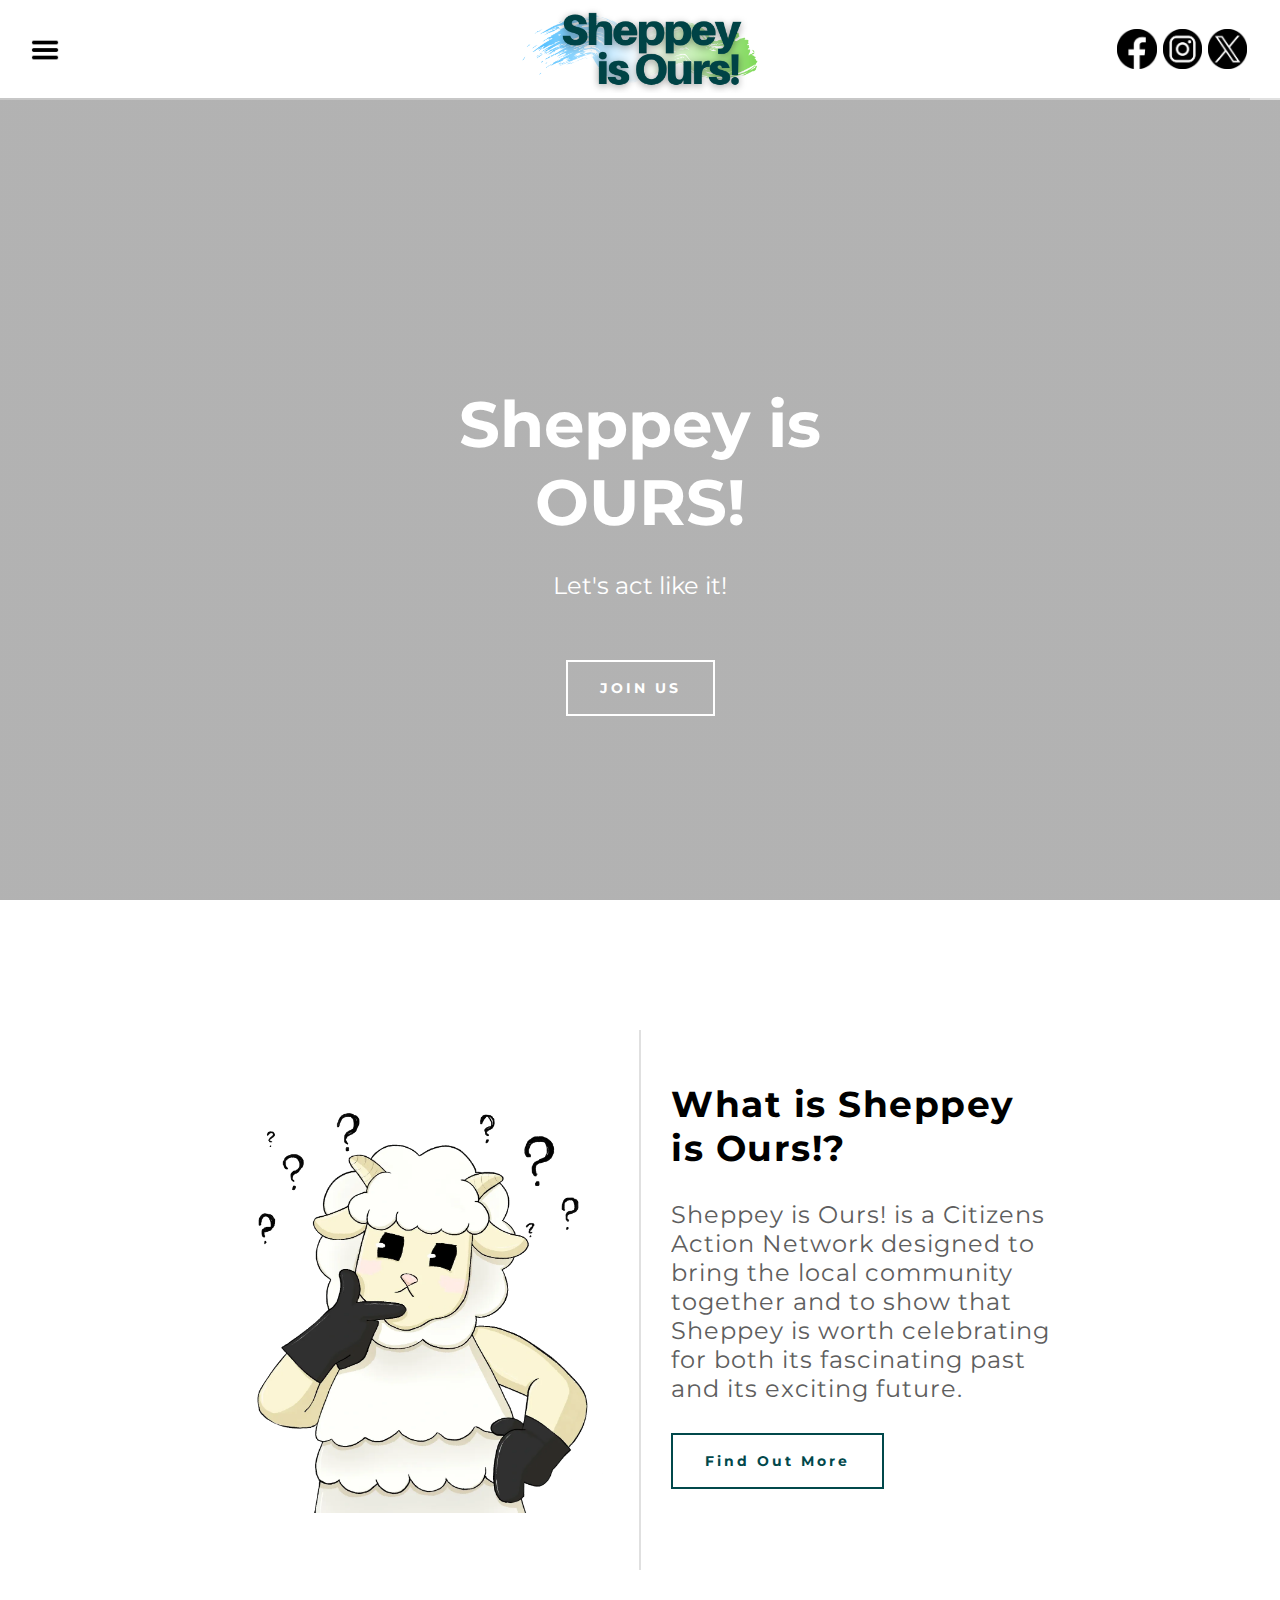
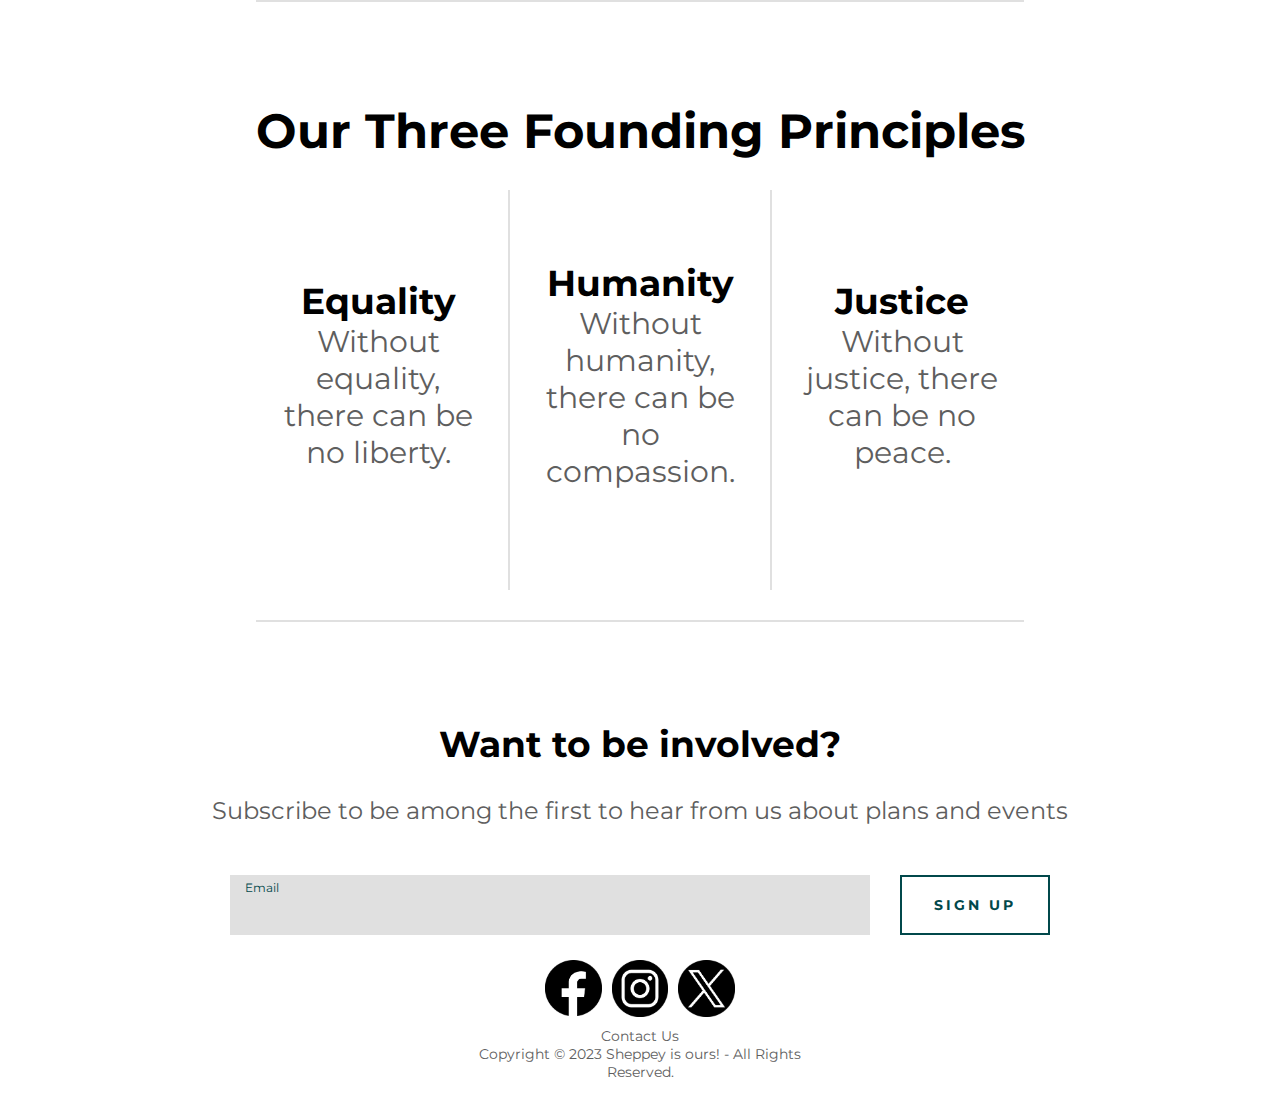
<file: Index.html>
﻿<!DOCTYPE html>

<html lang="en" xmlns="http://www.w3.org/1999/xhtml">
<head>
    <meta charset="utf-8" />

    <!--Custom CSS-->
    <link rel="stylesheet" href="CSS/Index.css" />

    <!--Import font from google-->
    <link rel="preconnect" href="https://fonts.googleapis.com">
    <link rel="preconnect" href="https://fonts.gstatic.com" crossorigin>
    <link rel="stylesheet" href="https://fonts.googleapis.com/css2?family=Montserrat:ital,wght@0,100;0,200;0,300;0,400;0,500;0,600;0,700;0,800;0,900;1,100;1,200;1,300;1,400;1,500;1,600;1,700;1,800;1,900&display=swap" rel="stylesheet">
    <title></title>
</head>

<body>
    <!--Header Buffer-->
    <div class="HeaderBufferShort"></div>

    <!--Top Image Section-->
    <section id="Landing">
        <div class="FrontPageTop FlexColumn">
            <div class="FrontPageTopText">
                <div class="FlexColumn TextContainer">
                    <h1 class="WhiteText Weight700 Size64 TextCenter">Sheppey is OURS!</h1>
                    <h2 class="WhiteText Weight400 Size24 TextCenter">Let's act like it!</h2>
                </div>

                <div class="FlexRow">
                    <a class="JoinButton WhiteText Weight700  Size14" href="./Contact.html"> JOIN US</a>
                </div>
            </div>
        </div>
    </section>

    <!--Welcome Section-->
    <section id="Welcome">
        <div class="FlexRow">
            <div class="ImageContainer Width30">
                <img src="../../Images/RammiThink.png" />
            </div>

            <div class="vl"></div>

            <div class="TextContainer Width30">
                <h2 class="BlackText Weight700 Size36">What is Sheppey is Ours!?</h2>
                <p class="GreyText Weight400 Size24">Sheppey is Ours! is a Citizens Action Network designed to bring the local community together and to show that Sheppey is worth celebrating for both its fascinating past and its exciting future.</p>
                <a class="MoreButton BlackText Weight700 Size14" href="./AboutUs.html">Find Out More</a>
            </div>
        </div>
    </section>

    <div class="hl"></div>

    <!--Founding Principles Section-->
    <section class="FlexColumn" id="Founding">
        <h2 class="BlackText Size48 Weight700 TextCenter">Our Three Founding Principles</h2>
        <div class="FlexRow">
            <div class="TextContainer">
                <h3 class="BlackText Weight700 Size36 TextCenter">Equality</h3>
                <p class="GreyText TextCenter Size30">Without equality, there can be no liberty.</p>
            </div>

            <div class="vl"></div>

            <div class="TextContainer">
                <h3 class="BlackText Weight700 Size36 TextCenter">Humanity</h3>
                <p class="GreyText TextCenter Size30">Without humanity, there can be no compassion.</p>
            </div>

            <div class="vl"></div>

            <div class="TextContainer">
                <h3 class="BlackText Weight700 Size36 TextCenter">Justice</h3>
                <p class="GreyText TextCenter Size30">Without justice, there can be no peace.</p>
            </div>
        </div>
    </section>

    <div class="hl"></div>
    <!--Newsletter Signup Section-->
    <section id="NewsletterSignup">
        <div class="FlexColumn">
            <h2 class="BlackText TextCenter Size36 Weight700">Want to be involved?</h2>
            <p class="GreyText TextCenter Size24 Weight400">Subscribe to be among the first to hear from us about plans and events</p>

            <form class="FlexRow">
                <div class="FormGroup">
                    <input id="email" name="email" type="email" required />
                    <label class="NewsletterLabel" for="email">Email</label>
                </div>
                <input class="NewsletterSubscribe  Weight700 Size14" type="submit" value="SIGN UP">
            </form>
        </div>
    </section>

    <!--Header-->
    <div class="FlexRow" id="Header">
        <div class="ImageContainer"><img src="../../Images/Logo.png" /></div>
    </div>

    <div class="HeaderSocialMedias Width30 FlexRow">
        <div class="ImageContainer"><a href="https://www.facebook.com/SheppeyisOurs"><img src="../../Images/Facebook.png" /></a></div>
        <div class="ImageContainer"><a href="https://www.instagram.com/sheppeyisours/"><img src="../../Images/Instagram.png" /></a></div>
        <div class="ImageContainer"><a href="https://twitter.com/SheppeyisOurs"><img src="../../Images/Twitter.png" /></a></div>
    </div>

    <!--Collapsable Menu-->
    <div id="MenuButton">
        <input id="MenuCheckbox" type="checkbox">
        <div class="CollapseMenu FlexColumn">
            <a class="GreenText Size24 Weight700 TextCenter" href="./Index.html">Home</a>
            <a class="GreyText Size24 Weight400 TextCenter" href="./AboutUs.html">About Us</a>
            <a class="GreyText Size24 Weight400 TextCenter" href="./Committee.html">Comittee</a>
            <div class="ProjectsButton TextCenter">
                <label for="ProjectCheckbox" class="GreyText Size24 Weight400">Our Current Projects</label><input id="ProjectCheckbox" type="checkbox">
                <div class="ProjectsMenu FlexColumn">
                    <a class="GreyText Size24 Weight400 TextCenter" href="./Events.html">Events</a>
                    <a class="GreyText Size24 Weight400 TextCenter" href="./Mascot.html">Island Mascot</a>
                </div>
            </div>
            <a class="GreyText Size24 Weight400" href="./CoCreation.html">Co-Creation Cycle</a>
            <a class="GreyText Size24 Weight400" href="./Contact.html">Contact Us</a>
        </div>
    </div>

    <!--Footer-->
    <footer>
        <div class="FlexColumn">
            <div class="SocialMedias FlexRow">
                <div class="ImageContainer"><a href="https://www.facebook.com/SheppeyisOurs"><img src="../../Images/Facebook.png" /></a></div>
                <div class="ImageContainer"><a href="https://www.instagram.com/sheppeyisours/"><img src="../../Images/Instagram.png" /></a></div>
                <div class="ImageContainer"><a href="https://twitter.com/SheppeyisOurs"><img src="../../Images/Twitter.png" /></a></div>
            </div>

            <div class="TextContainer TextCenter Width30">
                <a class="GreyText Weight400 Size14" href="./Contact.html">Contact Us</a>
            </div>

            <div class="TextContainer TextCenter Width30">
                <p class="GreyText Weight400 Size14">Copyright &#169 2023 Sheppey is ours! - All Rights Reserved.</p>
            </div>
        </div>
    </footer>
</body>
</html>
</file>
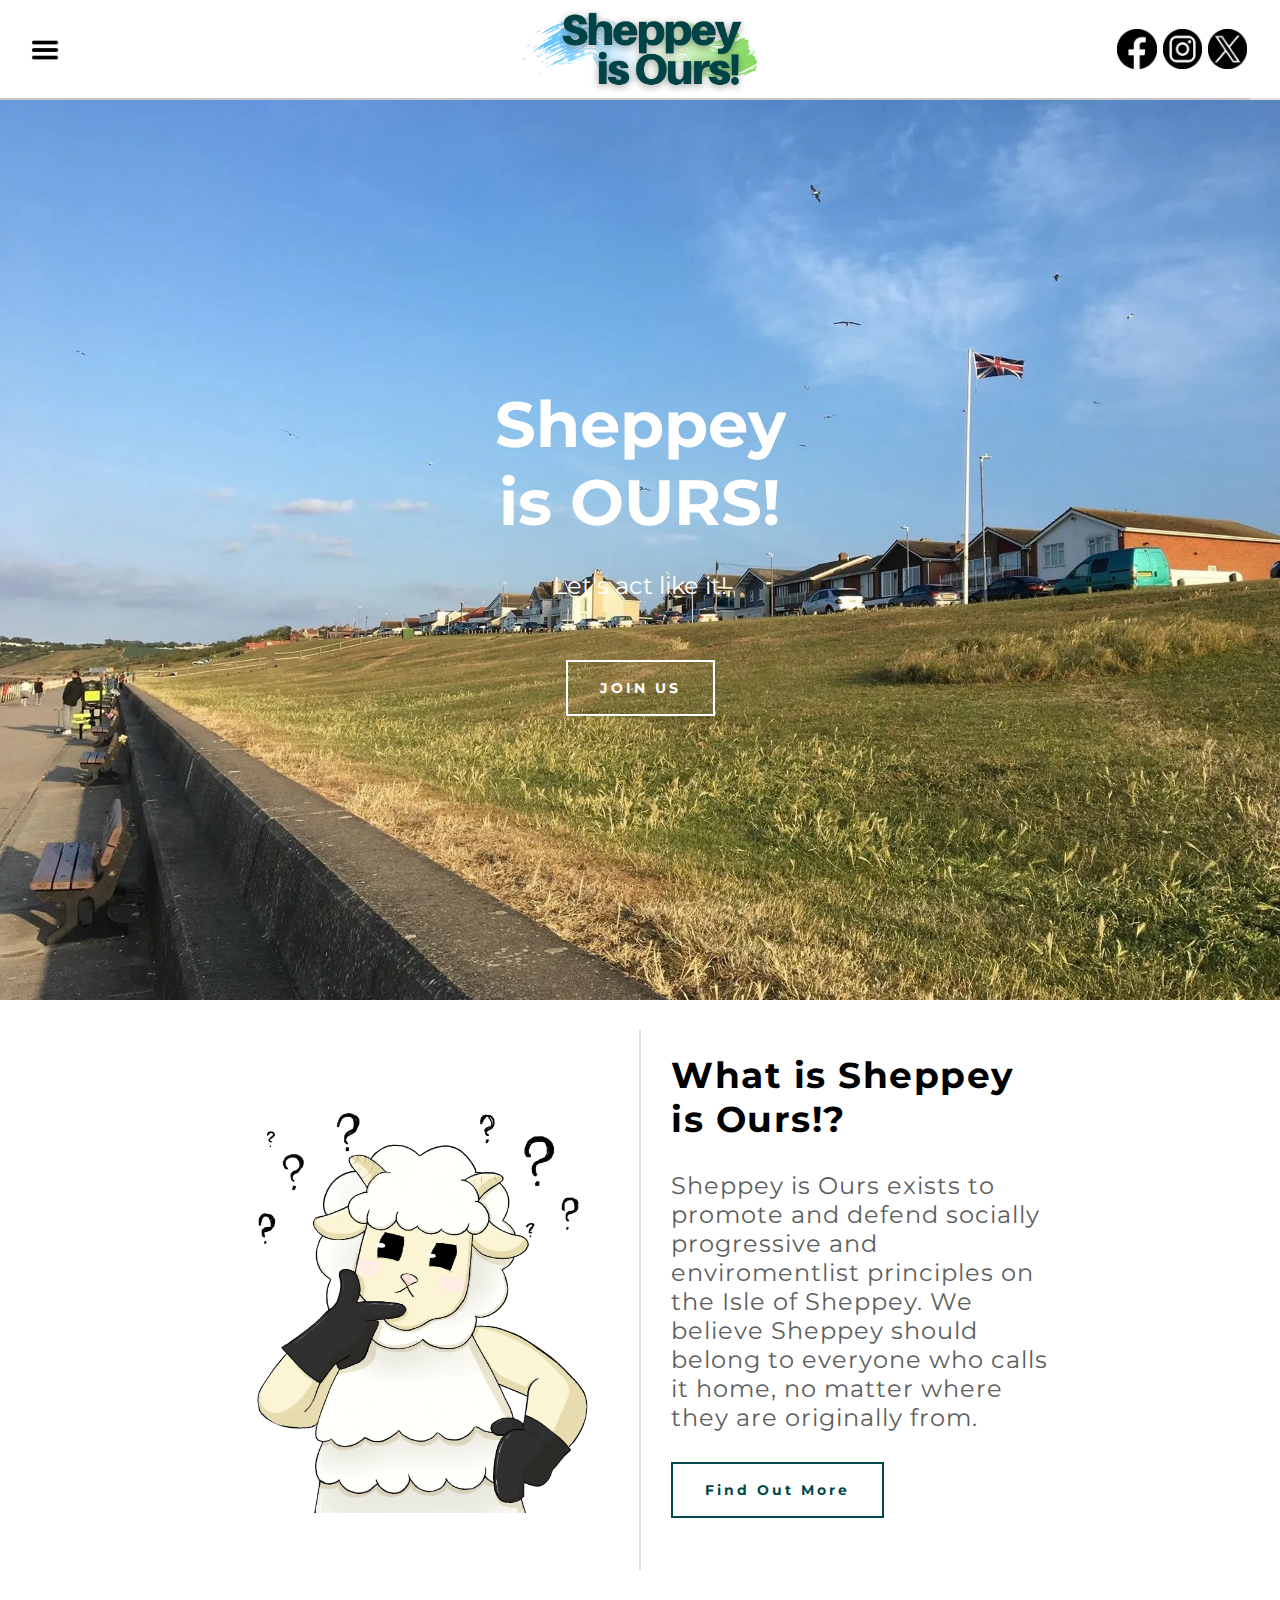
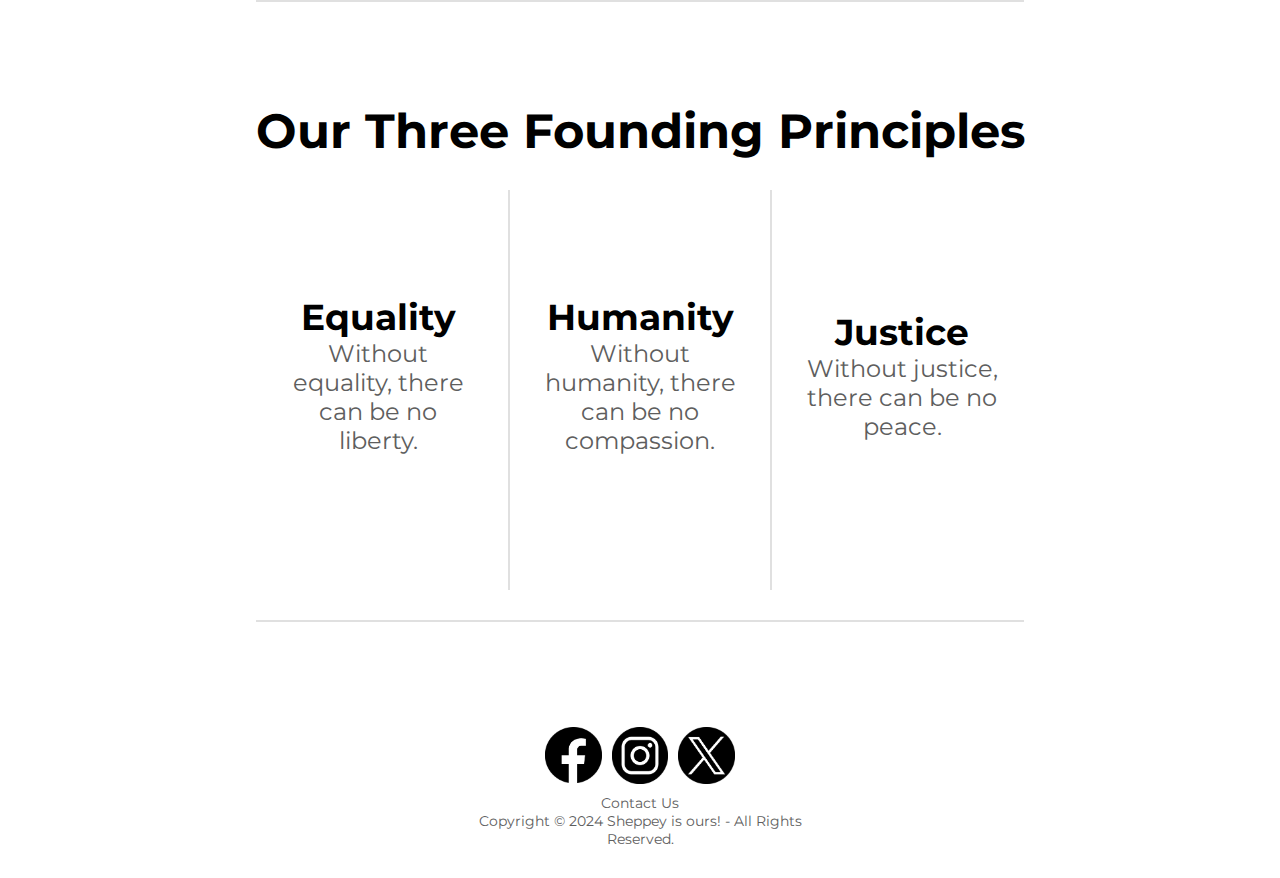
<file: index.html>
﻿<!DOCTYPE html>

<html lang="en" xmlns="http://www.w3.org/1999/xhtml">
<head>
    <meta charset="utf-8" />

    <!--FavIcon-->
    <link rel="apple-touch-icon" sizes="180x180" href="../../Images/FavIcons/apple-touch-icon.png">
    <link rel="icon" type="image/png" sizes="32x32" href="../../Images/FavIcons/favicon-32x32.png">
    <link rel="icon" type="image/png" sizes="16x16" href="../../Images/FavIcons/favicon-16x16.png">
    <link rel="manifest" href="../../Images/FavIcons/site.webmanifest">
    <link rel="mask-icon" href="../../Images/FavIcons/safari-pinned-tab.svg" color="#004346">
    <link rel="shortcut icon" href="../../Images/FavIcons/favicon.ico">
    <meta name="msapplication-TileColor" content="#ffffff">
    <meta name="msapplication-config" content="../../Images/FavIcons/browserconfig.xml">
    <meta name="theme-color" content="#ffffff">

    <!--Custom CSS-->
    <link rel="stylesheet" href="CSS/Index.css" />

    <!--Import font from google-->
    <link rel="preconnect" href="https://fonts.googleapis.com">
    <link rel="preconnect" href="https://fonts.gstatic.com" crossorigin>
    <link rel="stylesheet" href="https://fonts.googleapis.com/css2?family=Montserrat:ital,wght@0,100;0,200;0,300;0,400;0,500;0,600;0,700;0,800;0,900;1,100;1,200;1,300;1,400;1,500;1,600;1,700;1,800;1,900&display=swap" rel="stylesheet">
    <title></title>
</head>

<body>
    <!--Header Buffer-->
    <div class="HeaderBufferShort"></div>

    <!--Top Image Section-->
    <section id="Landing">
        <div class="FrontPageTop FlexColumn">
            <div class="slider-wrapper">
                <div class="slider">
                    <div class="Slide" id="slide-1">
                        <img src="../../Images/Sheppey Beach.png" />
                    </div>
    
                    <div class="Slide" id="slide-2">
                        <img src="../../Images/Rammi1.png" />
                    </div>
    
                    <div class="Slide" id="slide-3">
                        <img src="../../Images/Rammi2.png" />
                    </div>
    
                    <div class="Slide" id="slide-1-repeat">
                        <img src="../../Images/Rammi2.png" />
    
                    </div>
                </div>
            </div>
            <div class="FrontPageTopText">
                <div class="FlexColumn TextContainer">
                    <h1 class="WhiteText Weight700 Size64 TextCenter">Sheppey <br> is OURS!</h1>
                    <h2 class="WhiteText Weight400 Size24 TextCenter">Let's act like it!</h2>
                </div>

                <div class="FlexRow">
                    <a class="JoinButton WhiteText Weight700 Size14" href="./Contact.html"> JOIN US</a>
                </div>
            </div>
        </div>
    </section>

    <!--Welcome Section-->
    <section id="Welcome">
        <div class="FlexRow">
            <div class="ImageContainer Width30">
                <img src="../../Images/RammiThink.png" />
            </div>

            <div class="vl"></div>

            <div class="TextContainer Width30">
                <h2 class="BlackText Weight700 Size36">What is Sheppey is Ours!?</h2>
                <p class="GreyText Weight400 Size24">Sheppey is Ours exists to promote and defend socially progressive and enviromentlist principles on the Isle of Sheppey. We believe Sheppey should belong to everyone who calls it home, no matter where they are originally from.</p>
                <a class="MoreButton BlackText Weight700 Size14" href="./AboutUs.html">Find Out More</a>
            </div>
        </div>
    </section>

    <div class="hl"></div>

    <!--Founding Principles Section-->
    <section class="FlexColumn" id="Founding">
        <h2 class="BlackText Weight700 Size48 TextCenter">Our Three Founding Principles</h2>
        <div class="FlexRow">
            <div class="TextContainer">
                <h3 class="BlackText Weight700 Size36 TextCenter">Equality</h3>
                <p class="GreyText Weight400 Size24 TextCenter">Without equality, there can be no liberty.</p>
            </div>

            <div class="vl"></div>

            <div class="TextContainer">
                <h3 class="BlackText Weight700 Size36 TextCenter">Humanity</h3>
                <p class="GreyText Weight400 Size24 TextCenter">Without humanity, there can be no compassion.</p>
            </div>

            <div class="vl"></div>

            <div class="TextContainer">
                <h3 class="BlackText Weight700 Size36 TextCenter">Justice</h3>
                <p class="GreyText Weight400 Size24 TextCenter">Without justice, there can be no peace.</p>
            </div>
        </div>
    </section>

    <div class="hl"></div>
    
    <!--Newsletter Signup Section-->
    <!--
    <section id="NewsletterSignup">
        <div class="FlexColumn">
            <h2 class="BlackText TextCenter Size36 Weight700">Want to be involved?</h2>
            <p class="GreyText TextCenter Size24 Weight400">Subscribe to be among the first to hear from us about plans and events</p>

            <form class="FlexRow">
                <div class="FormGroup">
                    <input id="email" name="email" type="email" required />
                    <label class="NewsletterLabel" for="email">Email</label>
                </div>
                <input class="NewsletterSubscribe  Weight700 Size14" type="submit" value="SIGN UP">
            </form>
        </div>
    </section>
    -->

    <!--Header-->
    <div class="FlexRow" id="Header">
        <div class="ImageContainer"><img src="../../Images/Logo.png" /></div>
    </div>

    <div class="HeaderSocialMedias Width30 FlexRow">
        <div class="ImageContainer"><a href="https://www.facebook.com/SheppeyisOurs"><img src="../../Images/Facebook.png" /></a></div>
        <div class="ImageContainer"><a href="https://www.instagram.com/sheppeyisours/"><img src="../../Images/Instagram.png" /></a></div>
        <div class="ImageContainer"><a href="https://twitter.com/SheppeyisOurs"><img src="../../Images/Twitter.png" /></a></div>
    </div>

    <!--Collapsable Menu-->
    <div id="MenuButton">
        <input id="MenuCheckbox" type="checkbox">
        <div class="CollapseMenu FlexColumn">
            <a class="GreenText Size24 Weight700 TextCenter" href="./index.html">Home</a>
            <a class="GreyText Size24 Weight400 TextCenter" href="./AboutUs.html">About Us</a>
            <a class="GreyText Size24 Weight400 TextCenter" href="./Committee.html">Comittee</a>
            <a class="GreyText Size24 Weight400 TextCenter" href="./Events.html">Events</a>
            <div class="ProjectsButton TextCenter">
                <label for="ProjectCheckbox" class="GreyText Size24 Weight400">Our Current Projects</label><input id="ProjectCheckbox" type="checkbox">
                <div class="ProjectsMenu FlexColumn">
                    <a class="GreyText Size24 Weight400 TextCenter" href="./Mascot.html">Island Mascot</a>
                </div>
            </div>
            <a class="GreyText Size24 Weight400" href="./CoCreation.html">Co-Creation Cycle</a>
            <a class="GreyText Size24 Weight400" href="./Contact.html">Contact Us</a>
        </div>
    </div>

    <!--Footer-->
    <footer>
        <div class="FlexColumn">
            <div class="SocialMedias FlexRow">
                <div class="ImageContainer"><a href="https://www.facebook.com/SheppeyisOurs"><img src="../../Images/Facebook.png" /></a></div>
                <div class="ImageContainer"><a href="https://www.instagram.com/sheppeyisours/"><img src="../../Images/Instagram.png" /></a></div>
                <div class="ImageContainer"><a href="https://twitter.com/SheppeyisOurs"><img src="../../Images/Twitter.png" /></a></div>
            </div>

            <div class="TextContainer TextCenter Width30">
                <a class="GreyText Weight400 Size14" href="./Contact.html">Contact Us</a>
            </div>

            <div class="TextContainer TextCenter Width30">
                <p class="GreyText Weight400 Size14">Copyright &#169 2024 Sheppey is ours! - All Rights Reserved.</p>
            </div>
        </div>
    </footer>
</body>
</html>
</file>
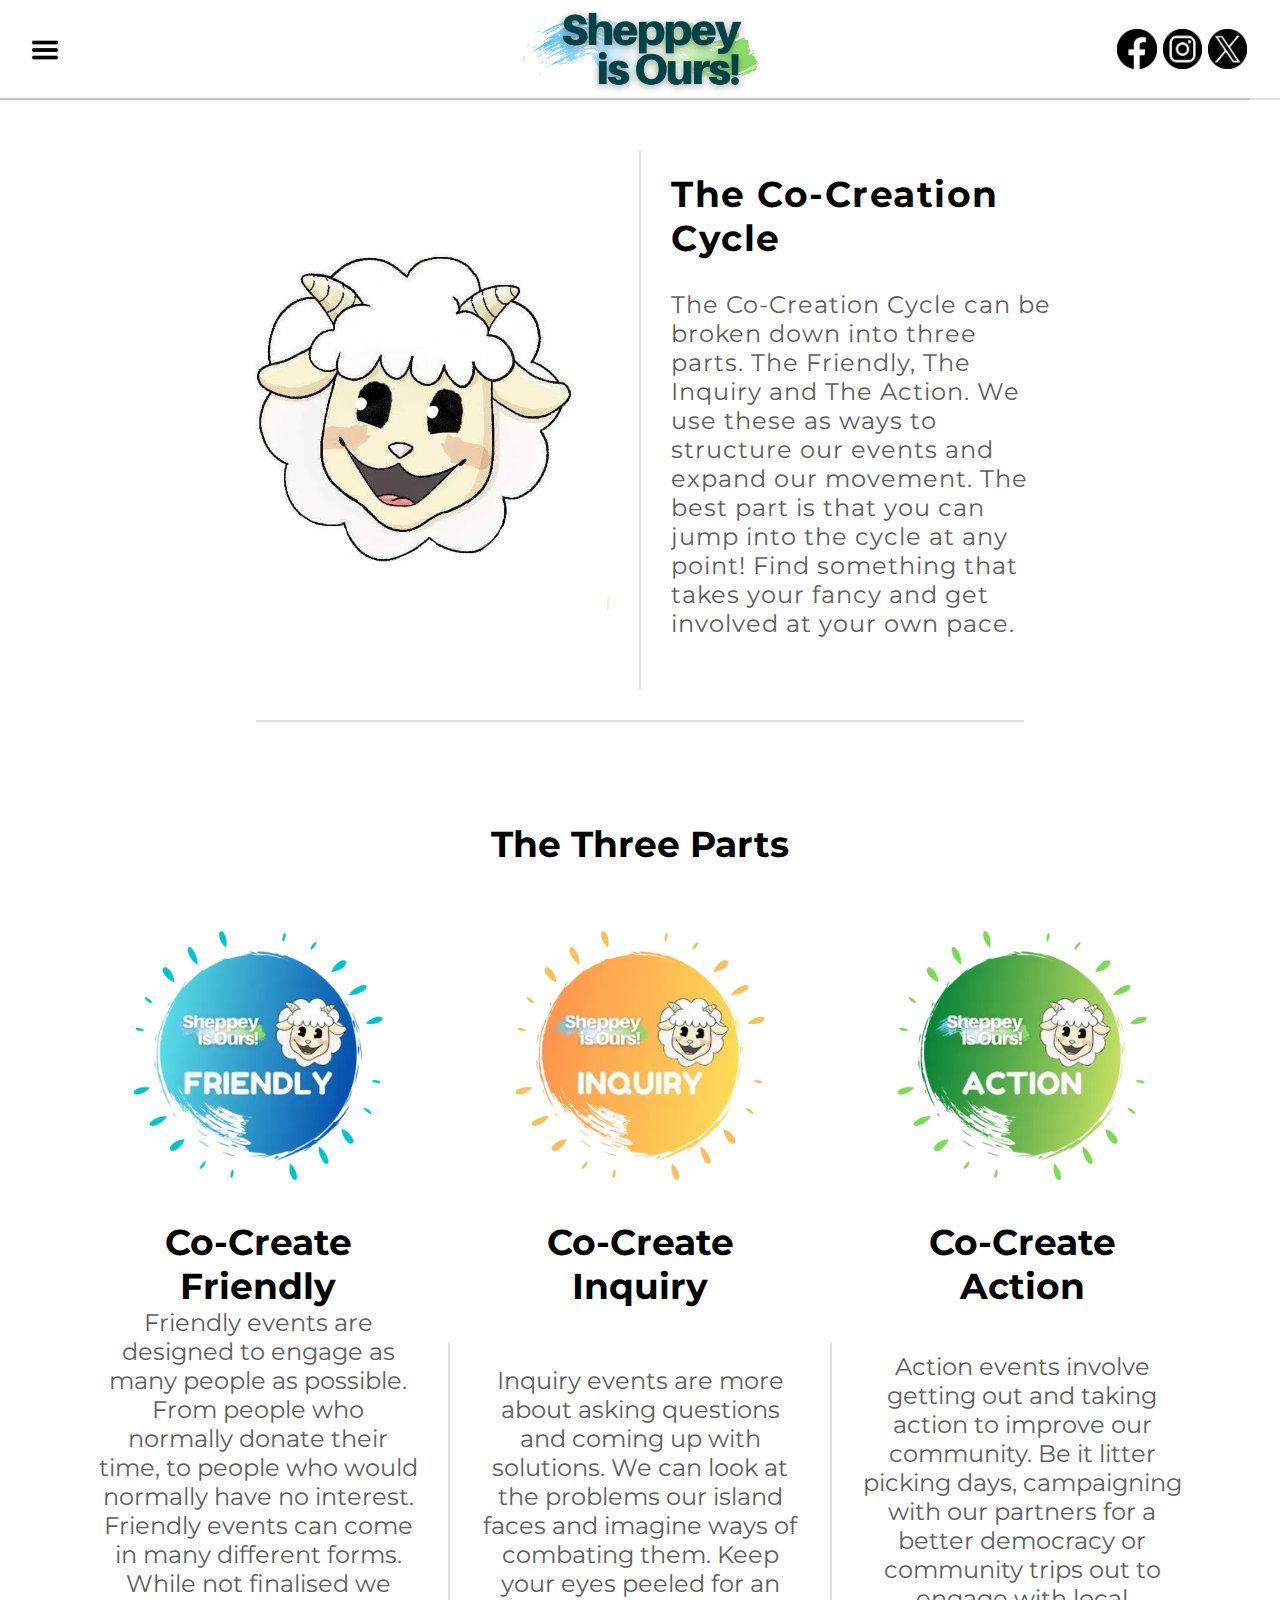
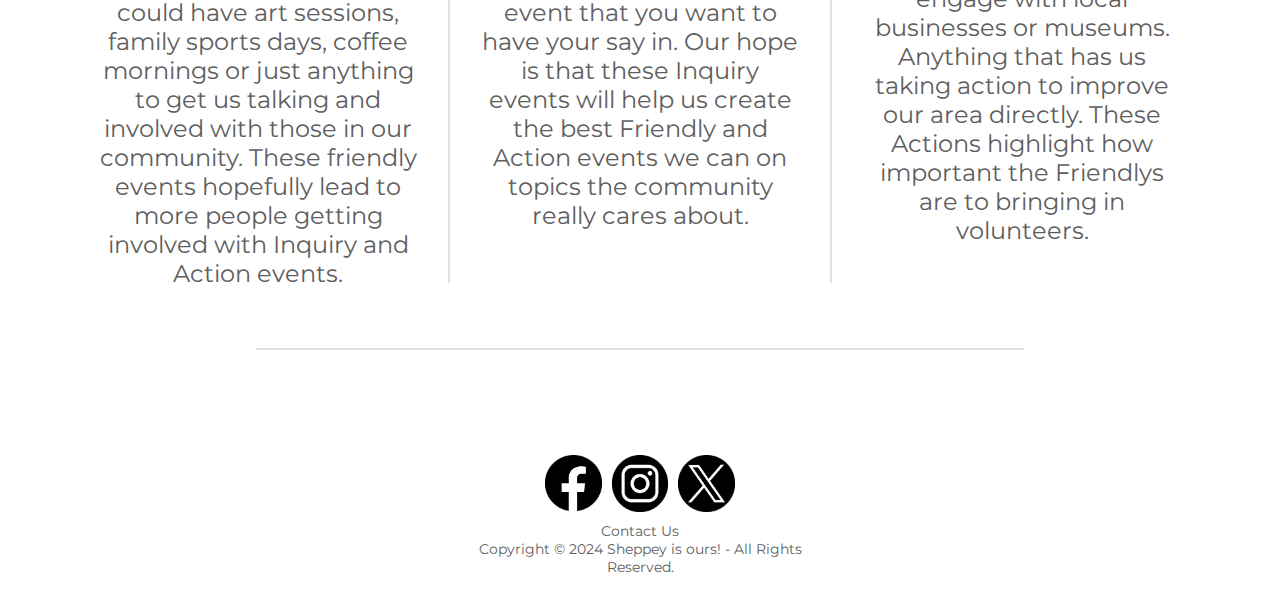
<file: CoCreation.html>
<!DOCTYPE html>

<html lang="en" xmlns="http://www.w3.org/1999/xhtml">
<head>
    <meta charset="utf-8" />

    <!--Custom CSS-->
    <link rel="stylesheet" href="CSS/Index.css" />

    <!--Import font from google-->
    <link rel="preconnect" href="https://fonts.googleapis.com">
    <link rel="preconnect" href="https://fonts.gstatic.com" crossorigin>
    <link rel="stylesheet" href="https://fonts.googleapis.com/css2?family=Montserrat:ital,wght@0,100;0,200;0,300;0,400;0,500;0,600;0,700;0,800;0,900;1,100;1,200;1,300;1,400;1,500;1,600;1,700;1,800;1,900&display=swap" rel="stylesheet">
    <title></title>
</head>

<body>
    <!--Header Buffer-->
    <div class="HeaderBuffer"></div>

    <!--Co-Creation Cycle Section-->
    <section id="CoCreationCycle">
        <div class="FlexRow">
            <div class="ImageContainer Width30">
                <img src="../../Images/RammiHappy.png" />
            </div>

            <div class="vl"></div>

            <div class="TextContainer Width30">
                <h2 class="BlackText Weight700 Size36">The Co&#8209;Creation Cycle</h2>
                <p class="GreyText Weight400 Size24">The Co&#8209;Creation Cycle can be broken down into three parts. The Friendly, The Inquiry and The Action. We use these as ways to structure our events and expand our movement. The best part is that you can jump into the cycle at any point! Find something that takes your fancy and get involved at your own pace.</p>
            </div>
        </div>
    </section>

    <div class="hl"></div>

    <!--The Three Parts-->
    <section class="FlexColumn" id="ThreeParts">
        <h2 class="BlackText Size36 Weight700 TextCenter">The Three Parts</h2>

        <div class="FlexRow Width100">
            <div class="ImageContainer Width25"><img src="../../Images/Friendly.png" /></div>
            <div class="Fakevl"></div>
            <div class="ImageContainer Width25"><img src="../../Images/Inquiry.png" /></div>
            <div class="Fakevl"></div>
            <div class="ImageContainer Width25"><img src="../../Images/Action.png" /></div>
        </div>

        <div class="FlexRow Width100">
            <h3 class="BlackText Size36 Weight700 TextCenter Width25">Co-Create Friendly</h3>
            <div class="Fakevl"></div>
            <h3 class="BlackText Size36 Weight700 TextCenter Width25">Co-Create Inquiry</h3>
            <div class="Fakevl"></div>
            <h3 class="BlackText Size36 Weight700 TextCenter Width25">Co-Create Action</h3>
        </div>

        <div class="FlexRow Width100">
            <div class="TextContainer Width25">
                <p class="GreyText Weight400 Size24 TextCenter">Friendly events are designed to engage as many people as possible. From people who normally donate their time, to people who would normally have no interest. Friendly events can come in many different forms. While not finalised we could have art sessions, family sports days, coffee mornings or just anything to get us talking and involved with those in our community. These friendly events hopefully lead to more people getting involved with Inquiry and Action events.</p>
            </div>

            <div class="vl"></div>

            <div class="TextContainer Width25">
                <p class="GreyText Weight400 Size24 TextCenter">Inquiry events are more about asking questions and coming up with solutions. We can look at the problems our island faces and imagine ways of combating them. Keep your eyes peeled for an event that you want to have your say in. Our hope is that these Inquiry events will help us create the best Friendly and Action events we can on topics the community really cares about.</p>
            </div>

            <div class="vl"></div>

            <div class="TextContainer Width25">
                <p class="GreyText Weight400 Size24 TextCenter">Action events involve getting out and taking action to improve our community. Be it litter picking days, campaigning with our partners for a  better democracy or community trips out to engage with local businesses or museums. Anything that has us taking action to improve our area directly. These Actions highlight how important the Friendlys are to bringing in volunteers.</p>
            </div>
        </div>
    </section>

    <div class="hl"></div>

    <!--Newsletter Signup Section-->
    <!--
    <section id="NewsletterSignup">
        <div class="FlexColumn">
            <h2 class="BlackText TextCenter Size36 Weight700">Want to be involved?</h2>
            <p class="GreyText TextCenter Size24 Weight400">Subscribe to be among the first to hear from us about plans and events</p>

            <form class="FlexRow">
                <div class="FormGroup">
                    <input id="email" name="email" type="email" required />
                    <label class="NewsletterLabel" for="email">Email</label>
                </div>
                <input class="NewsletterSubscribe  Weight700 Size14" type="submit" value="SIGN UP">
            </form>
        </div>
    </section>
    -->

    <!--Header-->
    <div class="FlexRow" id="Header">
        <div class="ImageContainer"><img src="../../Images/Logo.png" /></div>
    </div>

    <div class="HeaderSocialMedias Width30 FlexRow">
        <div class="ImageContainer"><a href="https://www.facebook.com/SheppeyisOurs"><img src="../../Images/Facebook.png" /></a></div>
        <div class="ImageContainer"><a href="https://www.instagram.com/sheppeyisours/"><img src="../../Images/Instagram.png" /></a></div>
        <div class="ImageContainer"><a href="https://twitter.com/SheppeyisOurs"><img src="../../Images/Twitter.png" /></a></div>
    </div>

    <!--Collapsable Menu-->
    <div id="MenuButton">
        <input id="MenuCheckbox" type="checkbox">
        <div class="CollapseMenu FlexColumn">
            <a class="GreyText Size24 Weight400" href="./index.html">Home</a>
            <a class="GreyText Size24 Weight400" href="./AboutUs.html">About Us</a>
            <a class="GreyText Size24 Weight400" href="./Committee.html">Comittee</a>
            <a class="GreyText Size24 Weight400" href="./Events.html">Events</a>
            <div class="ProjectsButton TextCenter">
                <label for="ProjectCheckbox" class="GreyText Size24 Weight400">Our Current Projects</label><input id="ProjectCheckbox" type="checkbox">
                <div class="ProjectsMenu FlexColumn">
                    <a class="GreyText Size24 Weight400" href="./Mascot.html">Island Mascot</a>
                </div>
            </div>
            <a class="GreenText Size24 Weight700" href="./CoCreation.html">Co-Creation Cycle</a>
            <a class="GreyText Size24 Weight400" href="./Contact.html">Contact Us</a>
        </div>
    </div>

    <!--Footer-->
    <footer>
        <div class="FlexColumn">
            <div class="SocialMedias FlexRow">
                <div class="ImageContainer"><a href="https://www.facebook.com/SheppeyisOurs"><img src="../../Images/Facebook.png" /></a></div>
                <div class="ImageContainer"><a href="https://www.instagram.com/sheppeyisours/"><img src="../../Images/Instagram.png" /></a></div>
                <div class="ImageContainer"><a href="https://twitter.com/SheppeyisOurs"><img src="../../Images/Twitter.png" /></a></div>
            </div>

            <div class="TextContainer TextCenter Width30">
                <a class="GreyText Weight400 Size14" href="./Contact.html">Contact Us</a>
            </div>

            <div class="TextContainer TextCenter Width30">
                <p class="GreyText Weight400 Size14">Copyright &#169 2024 Sheppey is ours! - All Rights Reserved.</p>
            </div>
        </div>
    </footer>
</body>
</html>
</file>
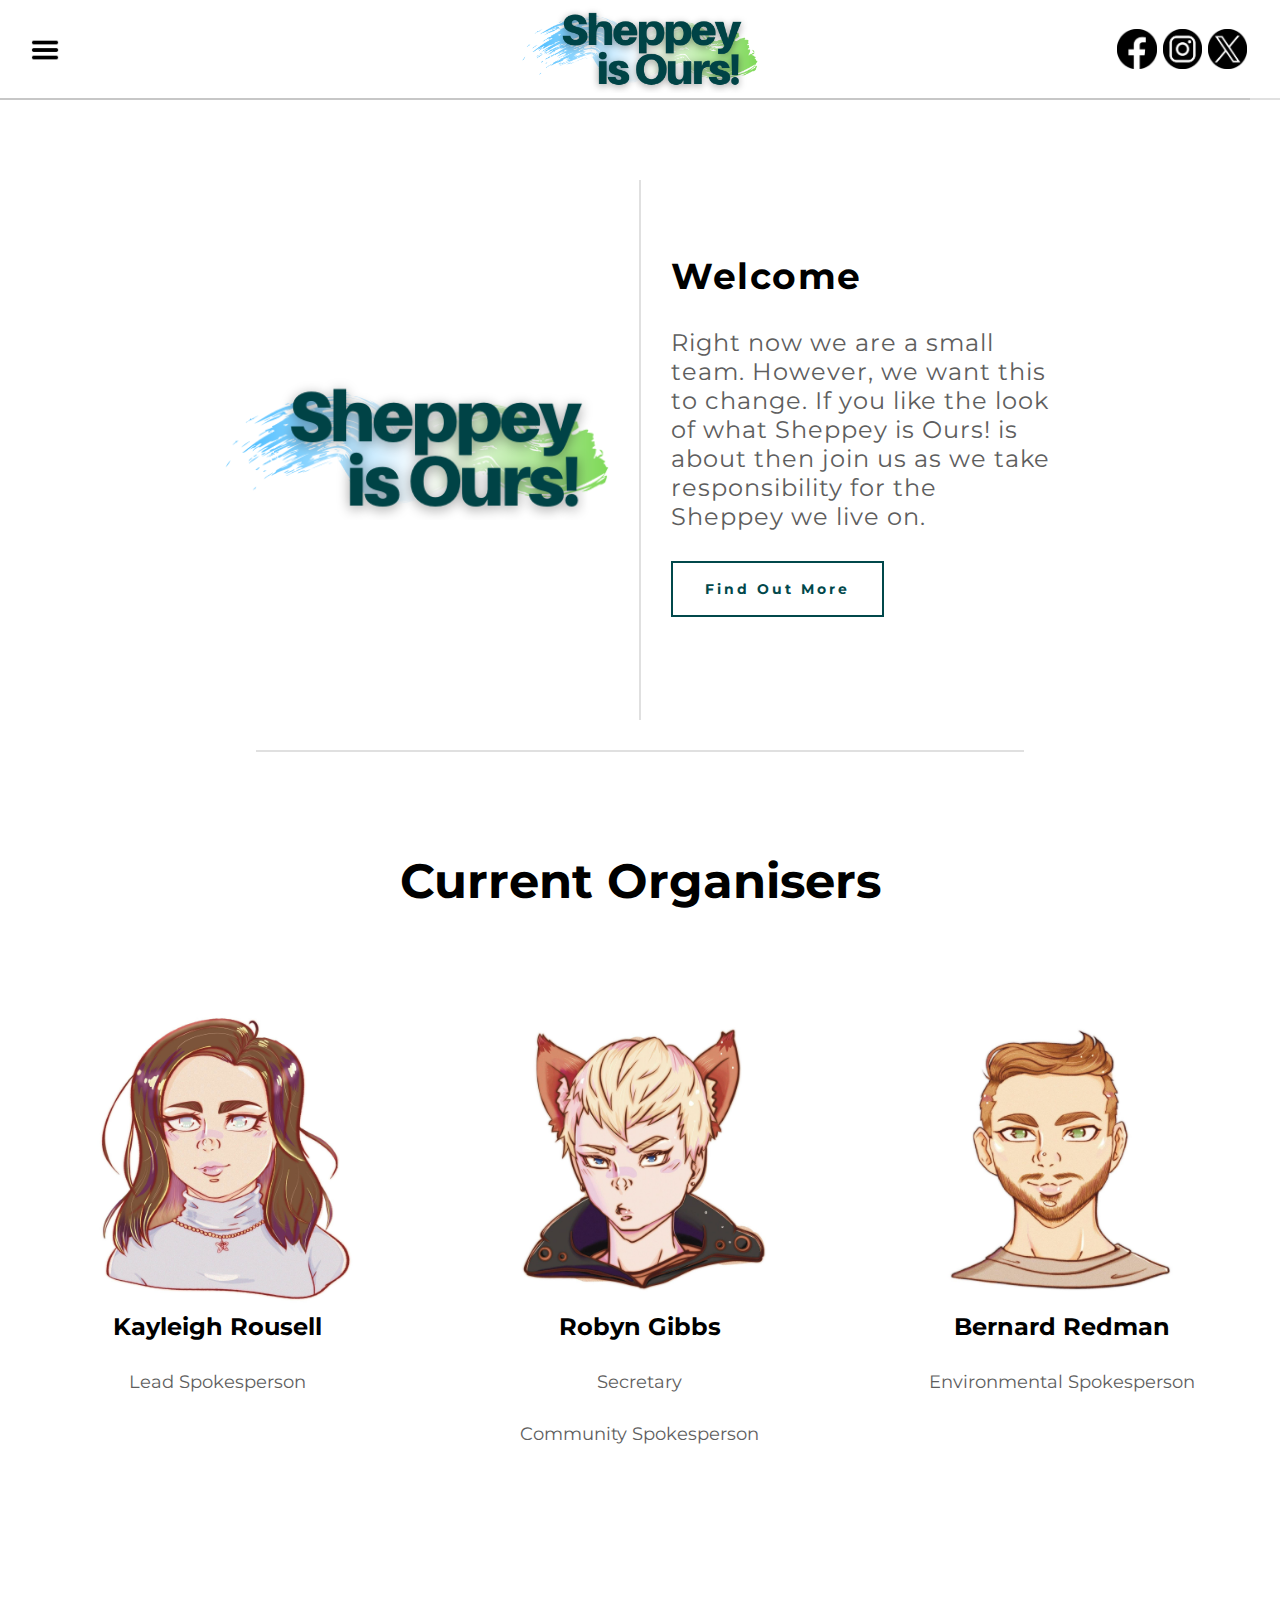
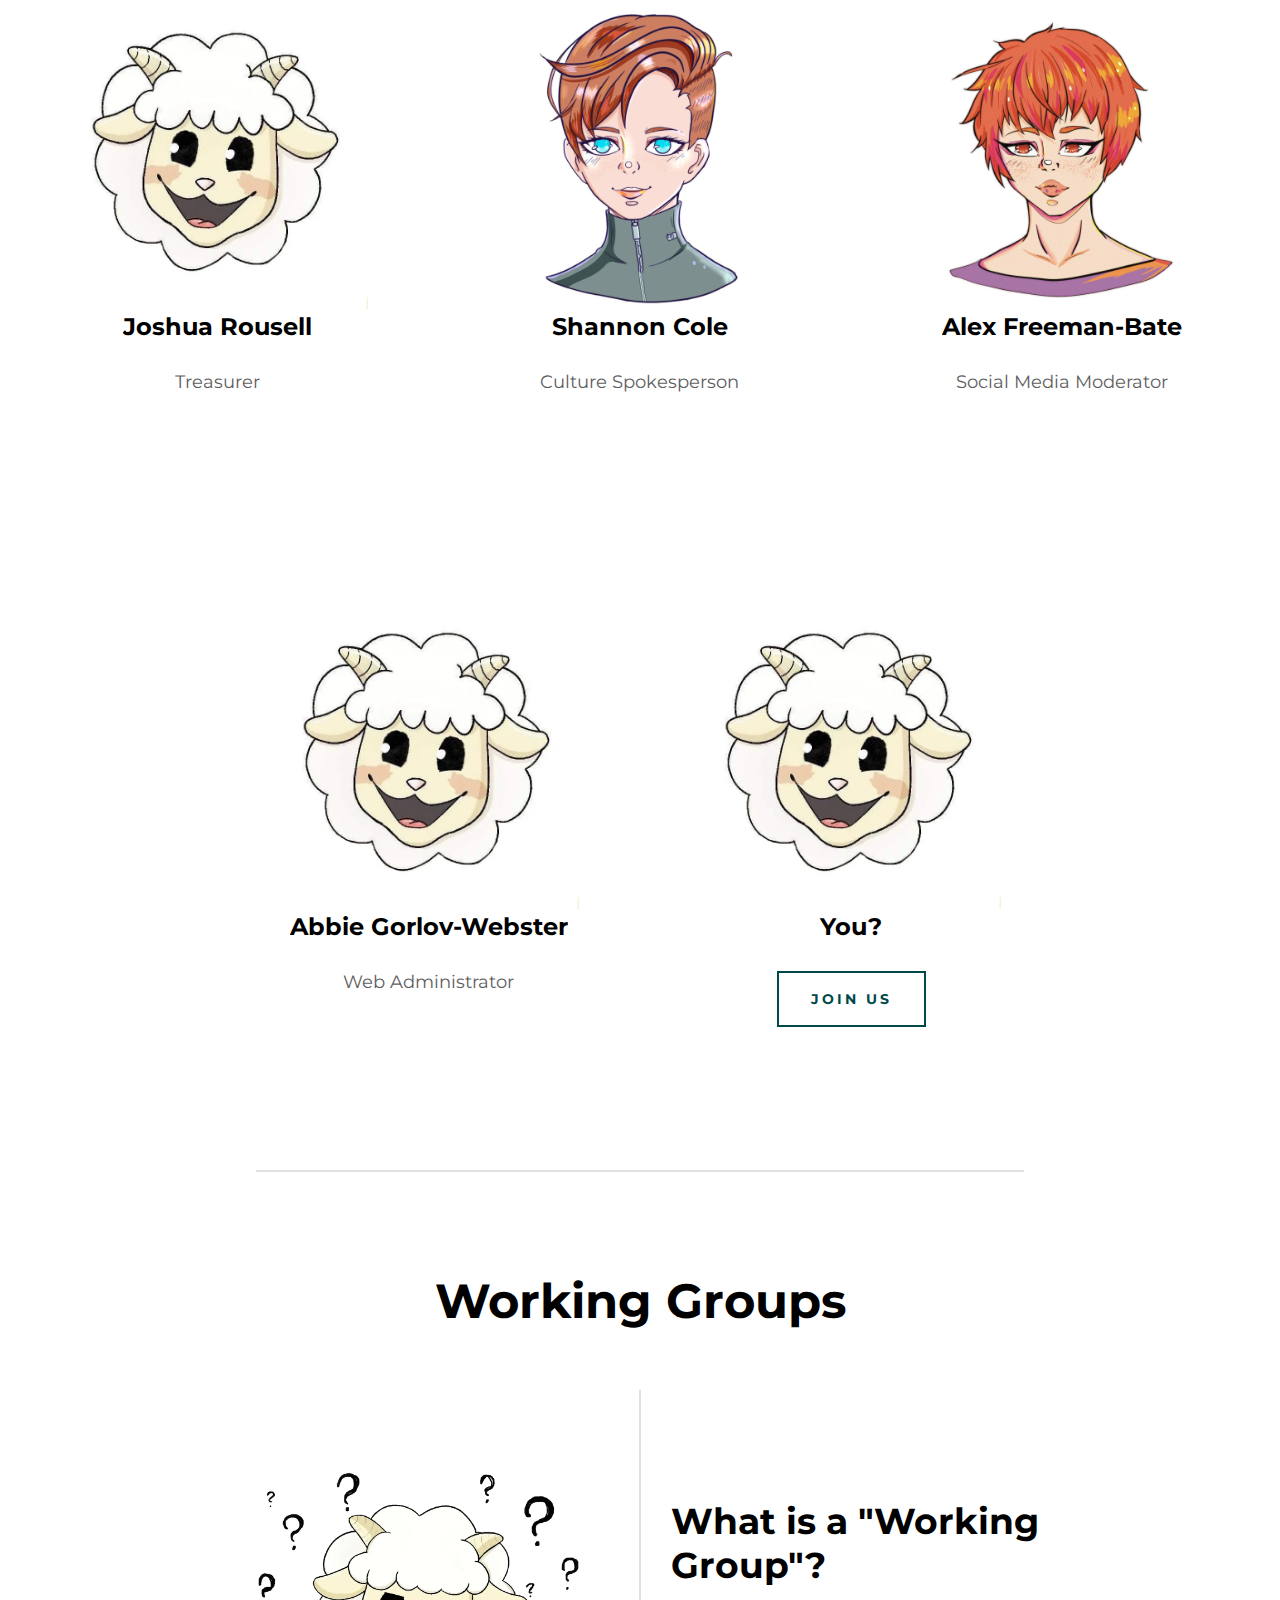
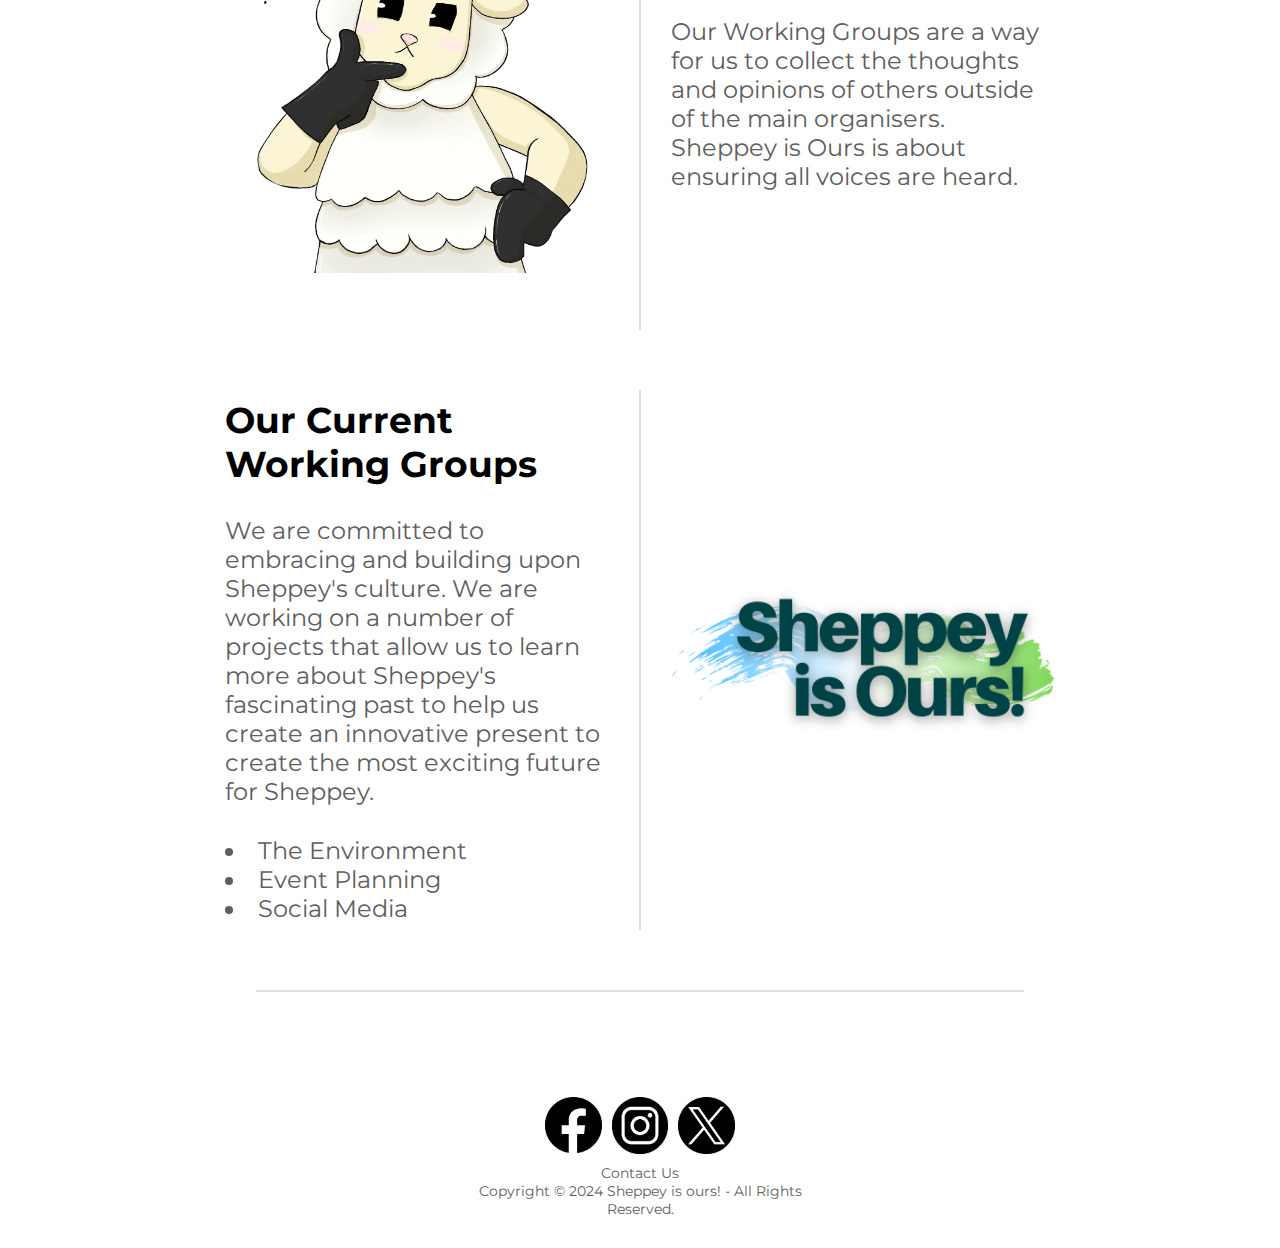
<file: Committee.html>
<!DOCTYPE html>

<html lang="en" xmlns="http://www.w3.org/1999/xhtml">
<head>
    <meta charset="utf-8" />

    <!--Custom CSS-->
    <link rel="stylesheet" href="CSS/Index.css" />

    <!--Import font from google-->
    <link rel="preconnect" href="https://fonts.googleapis.com">
    <link rel="preconnect" href="https://fonts.gstatic.com" crossorigin>
    <link rel="stylesheet" href="https://fonts.googleapis.com/css2?family=Montserrat:ital,wght@0,100;0,200;0,300;0,400;0,500;0,600;0,700;0,800;0,900;1,100;1,200;1,300;1,400;1,500;1,600;1,700;1,800;1,900&display=swap" rel="stylesheet">
    <title></title>
</head>

<body>
    <!--Header Buffer-->
    <div class="HeaderBuffer"></div>

    <!--Welcome Section-->
    <section id="Welcome">
        <div class="FlexRow">
            <div class="ImageContainer Width30">
                <img src="../../Images/Logo.png" />
            </div>

            <div class="vl"></div>

            <div class="TextContainer Width30">
                <h2 class="BlackText Weight700 Size36">Welcome</h2>
                <p class="GreyText Weight400 Size24">Right now we are a small team. However, we want this to change. If you like the look of what Sheppey is Ours! is about then join us as we take responsibility for the Sheppey we live on.</p>
                <a class="MoreButton BlackText Weight700 Size14" href="./AboutUs.html">Find Out More</a>
            </div>
        </div>
    </section>

    <div class="hl"></div>

    <!--Committee-->
    <section class="FlexColumn" id="Committee">
        <h2 class="BlackText Weight700 Size48">Current Organisers</h2>
        <div class="FlexRow TextCenter Weight700 Size24">
            <div class="FlexColumn Member">
                <div class="ImageContainer">
                    <img src="../../Images/Comittee/Kayleigh Rousell.jpg" />
                </div>
                <div class="TextContainer">
                    <h2 class="BlackText Size24 Weight700">Kayleigh Rousell</h2>
                    <p class="GreyText Size18 Weight400">Lead Spokesperson</p>
                    <p class="GreyText Size18 Weight400"> &#160</p>
                </div>
            </div>
            <div class="FlexColumn Member">
                <div class="ImageContainer">
                    <img src="../../Images/Comittee/Robyn Gibbs.jpg" />
                </div>
                <div class="TextContainer">
                    <h2 class="BlackText Size24 Weight700">Robyn Gibbs</h2>
                    <p class="GreyText Size18 Weight400">Secretary</p>
                    <p class="GreyText Size18 Weight400">Community Spokesperson</p>
                </div>
            </div>
            <div class="FlexColumn Member">
                <div class="ImageContainer">
                    <img src="../../Images/Comittee/Bernard Redman.jpg" />
                </div>
                <div class="TextContainer">
                    <h2 class="BlackText Size24 Weight700">Bernard Redman</h2>
                    <p class="GreyText Size18 Weight400">Environmental Spokesperson</p>
                    <p class="GreyText Size18 Weight400"> &#160</p>
                </div>
            </div>
            <div class="FlexColumn Member">
                <div class="ImageContainer">
                    <img src="../../Images/RammiHappy.png" />
                </div>
                <div class="TextContainer">
                    <h2 class="BlackText Size24 Weight700">Joshua Rousell</h2>
                    <p class="GreyText Size18 Weight400">Treasurer</p>
                    <p class="GreyText Size18 Weight400"> &#160</p>
                </div>
            </div>
            <div class="FlexColumn Member">
                <div class="ImageContainer">
                    <img src="../../Images/Comittee/Shannon Cole.jpg" />
                </div>
                <div class="TextContainer">
                    <h2 class="BlackText Size24 Weight700">Shannon Cole</h2>
                    <p class="GreyText Size18 Weight400">Culture Spokesperson</p>
                    <p class="GreyText Size18 Weight400"> &#160</p>
                </div>
            </div>
            <div class="FlexColumn Member">
                <div class="ImageContainer">
                    <img src="../../Images/Comittee/Alex Freeman-Bate.jpg" />
                </div>
                <div class="TextContainer">
                    <h2 class="BlackText Size24 Weight700">Alex Freeman-Bate</h2>
                    <p class="GreyText Size18 Weight400">Social Media Moderator</p>
                    <p class="GreyText Size18 Weight400"> &#160</p>
                </div>
            </div>
            <div class="FlexColumn Member">
                <div class="ImageContainer">
                    <img src="../../Images/RammiHappy.png" />
                </div>
                <div class="TextContainer">
                    <h2 class="BlackText Size24 Weight700">Abbie Gorlov-Webster</h2>
                    <p class="GreyText Size18 Weight400">Web Administrator</p>
                    <p class="GreyText Size18 Weight400">&#160</p>
                </div>
            </div>
            <div class="FlexColumn Member">
                <div class="ImageContainer">
                    <img src="../../Images/RammiHappy.png" />
                </div>
                <div class="TextContainer">
                    <h2 class="BlackText Size24 Weight700">You?</h2>
                    <a class="MoreButton WhiteText Weight700 Size14" href="./Contact.html"> JOIN US</a>
                </div>
            </div>
        </div>
    </section>

    <div class="hl"></div>

    <!--Working Groups-->

    <section class="FlexColumn" id="WorkingGroups">

        <h2 class="BlackText Weight700 Size48">Working Groups</h2>

        <div class="FlexRow">
            <div class="ImageContainer Width30">
                <img src="../../Images/RammiThink.png" />
            </div>

            <div class="vl"></div>

            <div class="TextContainer Width30">
                <h2 class="BlackText Weight700 Size36">What is a "Working Group"?</h2>
                <p class="GreyText Weight400 Size24">Our Working Groups are a way for us to collect the thoughts and opinions of others outside of the main organisers. Sheppey is Ours is about ensuring all voices are heard.</p>
            </div>
        </div>

        <div class="FlexRow">

            <div class="TextContainer Width30">
                <h2 class="BlackText Weight700 Size36">Our Current Working Groups</h2>
                <p class="GreyText Weight400 Size24">We are committed to embracing and building upon Sheppey's culture. We are working on a number of projects that allow us to learn more about Sheppey's fascinating past to help us create an innovative present to create the most exciting future for Sheppey.</p>
                <ul>
                    <li class="GreyText Weight400 Size24">The Environment</li>
                    <li class="GreyText Weight400 Size24">Event Planning</li>
                    <li class="GreyText Weight400 Size24">Social Media</li>
                </ul>
            </div>

            <div class="vl"></div>

            <div class="ImageContainer Width30">
                <img src="../../Images/Logo.png" />
            </div>
        </div>
    </section>

    <div class="hl"></div>

    <!--Newsletter Signup Section-->
    <!--
    <section id="NewsletterSignup">
        <div class="FlexColumn">
            <h2 class="BlackText TextCenter Size36 Weight700">Want to be involved?</h2>
            <p class="GreyText TextCenter Size24 Weight400">Subscribe to be among the first to hear from us about plans and events</p>

            <form class="FlexRow">
                <div class="FormGroup">
                    <input id="email" name="email" type="email" required />
                    <label class="NewsletterLabel" for="email">Email</label>
                </div>
                <input class="NewsletterSubscribe  Weight700 Size14" type="submit" value="SIGN UP">
            </form>
        </div>
    </section>
    -->

    <!--Header-->
    <div class="FlexRow" id="Header">
        <div class="ImageContainer"><img src="../../Images/Logo.png" /></div>
    </div>

    <div class="HeaderSocialMedias Width30 FlexRow">
        <div class="ImageContainer"><a href="https://www.facebook.com/SheppeyisOurs"><img src="../../Images/Facebook.png" /></a></div>
        <div class="ImageContainer"><a href="https://www.instagram.com/sheppeyisours/"><img src="../../Images/Instagram.png" /></a></div>
        <div class="ImageContainer"><a href="https://twitter.com/SheppeyisOurs"><img src="../../Images/Twitter.png" /></a></div>
    </div>

    <!--Collapsable Menu-->
    <div id="MenuButton">
        <input id="MenuCheckbox" type="checkbox">
        <div class="CollapseMenu FlexColumn">
            <a class="GreyText Size24 Weight400" href="./index.html">Home</a>
            <a class="GreyText Size24 Weight400" href="./AboutUs.html">About Us</a>
            <a class="GreenText Size24 Weight700" href="./Committee.html">Comittee</a>
            <a class="GreyText Size24 Weight400" href="./Events.html">Events</a>
            <div class="ProjectsButton TextCenter">
                <label for="ProjectCheckbox" class="GreyText Size24 Weight400">Our Current Projects</label><input id="ProjectCheckbox" type="checkbox">
                <div class="ProjectsMenu FlexColumn">
                    <a class="GreyText Size24 Weight400" href="./Mascot.html">Island Mascot</a>
                </div>
            </div>
            <a class="GreyText Size24 Weight400" href="./CoCreation.html">Co-Creation Cycle</a>
            <a class="GreyText Size24 Weight400" href="./Contact.html">Contact Us</a>
        </div>
    </div>

    <!--Footer-->
    <footer>
        <div class="FlexColumn">
            <div class="SocialMedias FlexRow">
                <div class="ImageContainer"><a href="https://www.facebook.com/SheppeyisOurs"><img src="../../Images/Facebook.png" /></a></div>
                <div class="ImageContainer"><a href="https://www.instagram.com/sheppeyisours/"><img src="../../Images/Instagram.png" /></a></div>
                <div class="ImageContainer"><a href="https://twitter.com/SheppeyisOurs"><img src="../../Images/Twitter.png" /></a></div>
            </div>

            <div class="TextContainer TextCenter Width30">
                <a class="GreyText Weight400 Size14" href="./Contact.html">Contact Us</a>
            </div>

            <div class="TextContainer TextCenter Width30">
                <p class="GreyText Weight400 Size14">Copyright &#169 2024 Sheppey is ours! - All Rights Reserved.</p>
            </div>
        </div>
    </footer>
</body>
</html>
</file>
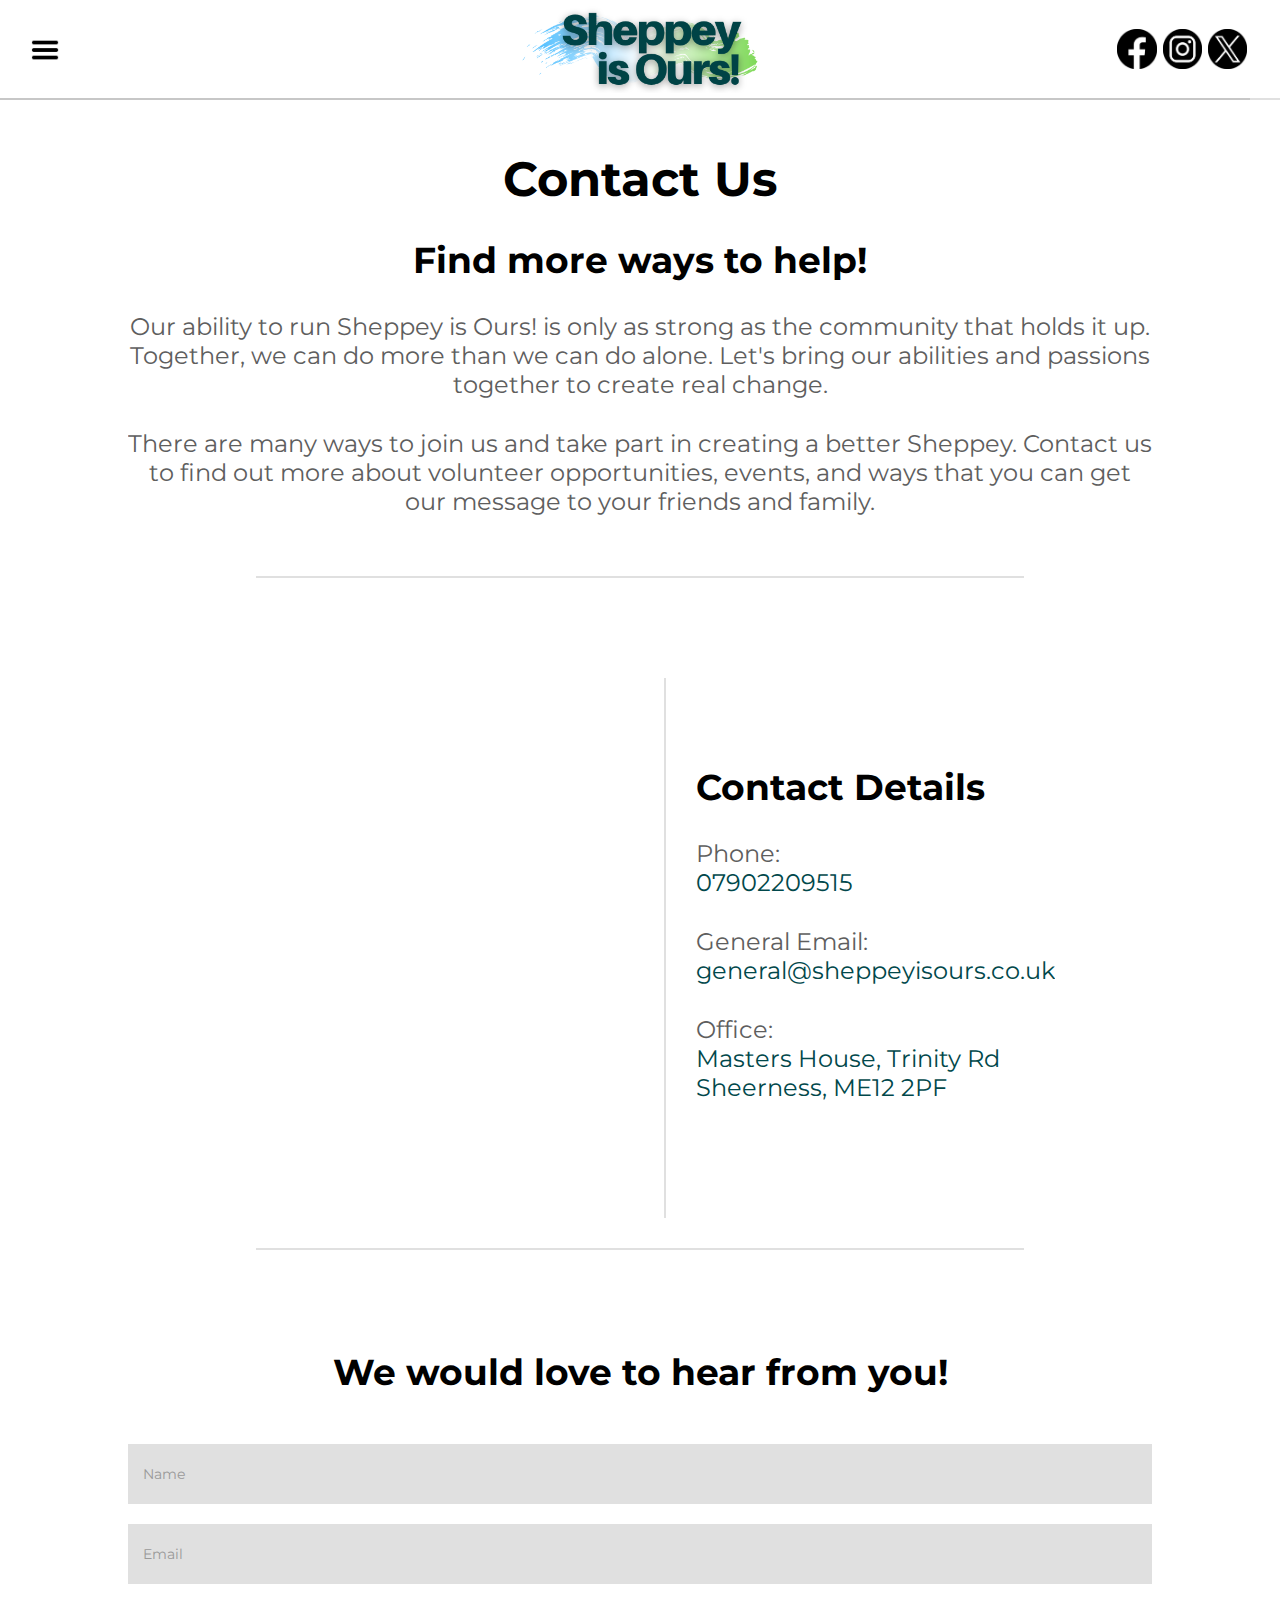
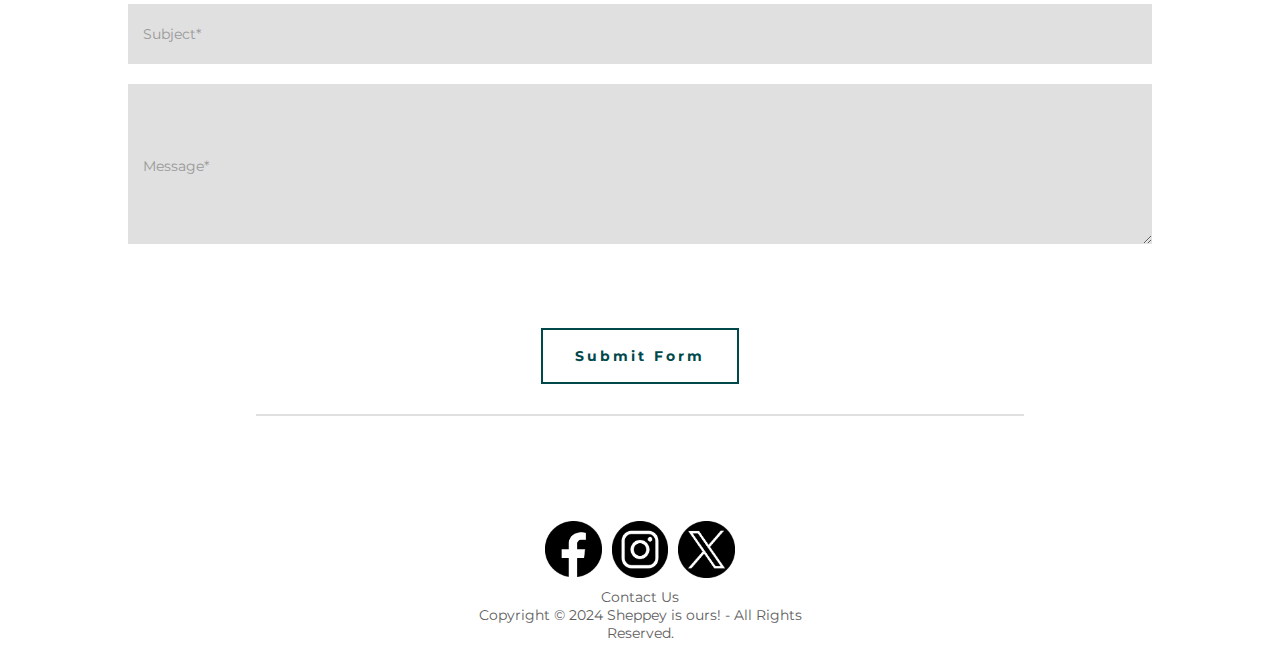
<file: Contact.html>
<!DOCTYPE html>

<html lang="en" xmlns="http://www.w3.org/1999/xhtml">
<head>
    <meta charset="utf-8" />

    <!--Custom CSS-->
    <link rel="stylesheet" href="CSS/Index.css" />

    <!--Import font from google-->
    <link rel="preconnect" href="https://fonts.googleapis.com">
    <link rel="preconnect" href="https://fonts.gstatic.com" crossorigin>
    <link rel="stylesheet" href="https://fonts.googleapis.com/css2?family=Montserrat:ital,wght@0,100;0,200;0,300;0,400;0,500;0,600;0,700;0,800;0,900;1,100;1,200;1,300;1,400;1,500;1,600;1,700;1,800;1,900&display=swap" rel="stylesheet">
    <title></title>
</head>

<body>

    <!--Header Buffer-->
    <div class="HeaderBuffer"></div>
    
    <!--Contact Us-->
    <section class="FlexColumn" id="ContactUs">
        <h2 class="BlackText Weight700 Size48">Contact Us</h2>

        <div class="TextContainer Width80 TextCenter">
            <h2 class="BlackText Weight700 Size36">Find more ways to help!</h2>
            <p class="GreyText Weight400 Size24">Our ability to run Sheppey is Ours! is only as strong as the community that holds it up. Together, we can do more than we can do alone. Let's bring our abilities and passions together to create real change.</p>
            <p class="GreyText Weight400 Size24">There are many ways to join us and take part in creating a better Sheppey. Contact us to find out more about volunteer opportunities, events, and ways that you can get our message to your friends and family.</p>
        </div>

        <div class="hl"></div>

        <div class="FlexRow Width80">
            
            <iframe src="https://www.google.com/maps/embed?pb=!1m18!1m12!1m3!1d2487.0346425901184!2d0.7616319764986715!3d51.43915767179776!2m3!1f0!2f0!3f0!3m2!1i1024!2i768!4f13.1!3m3!1m2!1s0x47d929e37aecb775%3A0x3fc4ff1428083532!2sSheppey%20is%20Ours*21!5e0!3m2!1sen!2suk!4v1717683223561!5m2!1sen!2suk" width="40%" style="aspect-ratio: 1/1;" allowfullscreen="" loading="lazy" referrerpolicy="no-referrer-when-downgrade"></iframe>

            <div class="vl"></div>

            <div class="TextContainer">
                <h2 class="BlackText Weight700 Size36">Contact Details</h2>

                <p>
                    <span class="GreyText Weight400 Size24">Phone:<br></span>
                    <a href="tel:07902209515" class="GreenText Weight400 Size24">07902209515</a>
                </p>
                
                <p>
                    <span class="GreyText Weight400 Size24">General Email:<br></span>
                    <a href="mailto:general@sheppeyisours.co.uk" class="GreenText Weight400 Size24">general@sheppeyisours.co.uk</a>    
                </p>
                
                <p>
                    <span class="GreyText Weight400 Size24">Office:<br></span>
                    <a href="https://www.google.com/maps?ll=51.439258,0.764082&z=18&t=m&hl=en&gl=GB&mapclient=embed&cid=10084166796375411938" class="GreenText Weight400 Size24">Masters House, Trinity Rd<br>Sheerness, ME12 2PF</a>    
                </p>
                
            </div>
           
        </div>

        <div class="hl"></div>

        <div class="FlexColumn Width80">
            <h2 class="BlackText Weight700 Size36">We would love to hear from you!</h2>
            <form action="https://api.web3forms.com/submit" method="POST">
                
                <input type="hidden" name="access_key" value="6e804914-463d-4425-aa59-82d49c20309c">
                
                <input type="hidden" name="from_name" value="Contact Us Form">

                <div class="FormGroup">
                    <input id="name" name="name" type="text" placeholder=" "/>
                    <label class="NewsletterLabel" for="email">Name</label>
                </div>

                <div class="FormGroup">
                    <input id="email" name="email" type="email" placeholder=" "/>
                    <label class="NewsletterLabel" for="email">Email</label>
                </div>

                <div class="FormGroup">
                    <input id="subject" name="subject" type="subject" placeholder=" " required />
                    <label class="NewsletterLabel" for="subject">Subject*</label>
                </div>

                <div class="FormGroup">
                    <textarea id="message" name="message" required></textarea>
                    <label class="NewsletterLabel" for="email">Message*</label>
                </div>

                <div id="ContactSubmit" class="FlexColumn">
                    <div class="h-captcha" data-captcha="true"></div>
                    <button class="MoreButton WhiteText Weight700 Size14" type="submit">Submit Form</button>
                </div>
            </form>
        </div>
        <!-- Required for hCaptcha -->
        <script src="https://web3forms.com/client/script.js" async defer></script>
    </section>

    <div class="hl"></div>

    <!--Header-->
    <div class="FlexRow" id="Header">
        <div class="ImageContainer"><img src="../../Images/Logo.png" /></div>
    </div>

    <div class="HeaderSocialMedias Width30 FlexRow">
        <div class="ImageContainer"><a href="https://www.facebook.com/SheppeyisOurs"><img src="../../Images/Facebook.png" /></a></div>
        <div class="ImageContainer"><a href="https://www.instagram.com/sheppeyisours/"><img src="../../Images/Instagram.png" /></a></div>
        <div class="ImageContainer"><a href="https://twitter.com/SheppeyisOurs"><img src="../../Images/Twitter.png" /></a></div>
    </div>

    <!--Collapsable Menu-->
    <div id="MenuButton">
        <input id="MenuCheckbox" type="checkbox">
        <div class="CollapseMenu FlexColumn">
            <a class="GreyText Size24 Weight700 TextCenter" href="./index.html">Home</a>
            <a class="GreyText Size24 Weight400 TextCenter" href="./AboutUs.html">About Us</a>
            <a class="GreyText Size24 Weight400 TextCenter" href="./Committee.html">Comittee</a>
            <a class="GreyText Size24 Weight400 TextCenter" href="./Events.html">Events</a>
            <div class="ProjectsButton TextCenter">
                <label for="ProjectCheckbox" class="GreyText Size24 Weight400">Our Current Projects</label><input id="ProjectCheckbox" type="checkbox">
                <div class="ProjectsMenu FlexColumn">
                    <a class="GreyText Size24 Weight400 TextCenter" href="./Mascot.html">Island Mascot</a>
                </div>
            </div>
            <a class="GreyText Size24 Weight400" href="./CoCreation.html">Co-Creation Cycle</a>
            <a class="GreenText Size24 Weight400" href="./Contact.html">Contact Us</a>
        </div>
    </div>

    <!--Newsletter Signup Section-->
    <!--
    <section id="NewsletterSignup">
        <div class="FlexColumn">
            <h2 class="BlackText TextCenter Size36 Weight700">Want to be involved?</h2>
            <p class="GreyText TextCenter Size24 Weight400">Subscribe to be among the first to hear from us about plans and events</p>

            <form class="FlexRow">
                <div class="FormGroup">
                    <input id="email" name="email" type="email" placeholder=" " required />
                    <label class="NewsletterLabel" for="email">Email</label>
                </div>
                <input class="NewsletterSubscribe  Weight700 Size14" type="submit" value="SIGN UP">
            </form>
        </div>
    </section>
    -->

    <!--Footer-->
    <footer>
        <div class="FlexColumn">
            <div class="SocialMedias FlexRow">
                <div class="ImageContainer"><a href="https://www.facebook.com/SheppeyisOurs"><img src="../../Images/Facebook.png" /></a></div>
                <div class="ImageContainer"><a href="https://www.instagram.com/sheppeyisours/"><img src="../../Images/Instagram.png" /></a></div>
                <div class="ImageContainer"><a href="https://twitter.com/SheppeyisOurs"><img src="../../Images/Twitter.png" /></a></div>
            </div>

            <div class="TextContainer TextCenter Width30">
                <a class="GreyText Weight400 Size14" href="./Contact.html">Contact Us</a>
            </div>

            <div class="TextContainer TextCenter Width30">
                <p class="GreyText Weight400 Size14">Copyright &#169 2024 Sheppey is ours! - All Rights Reserved.</p>
            </div>
        </div>
    </footer>
</body>
</html>
</file>
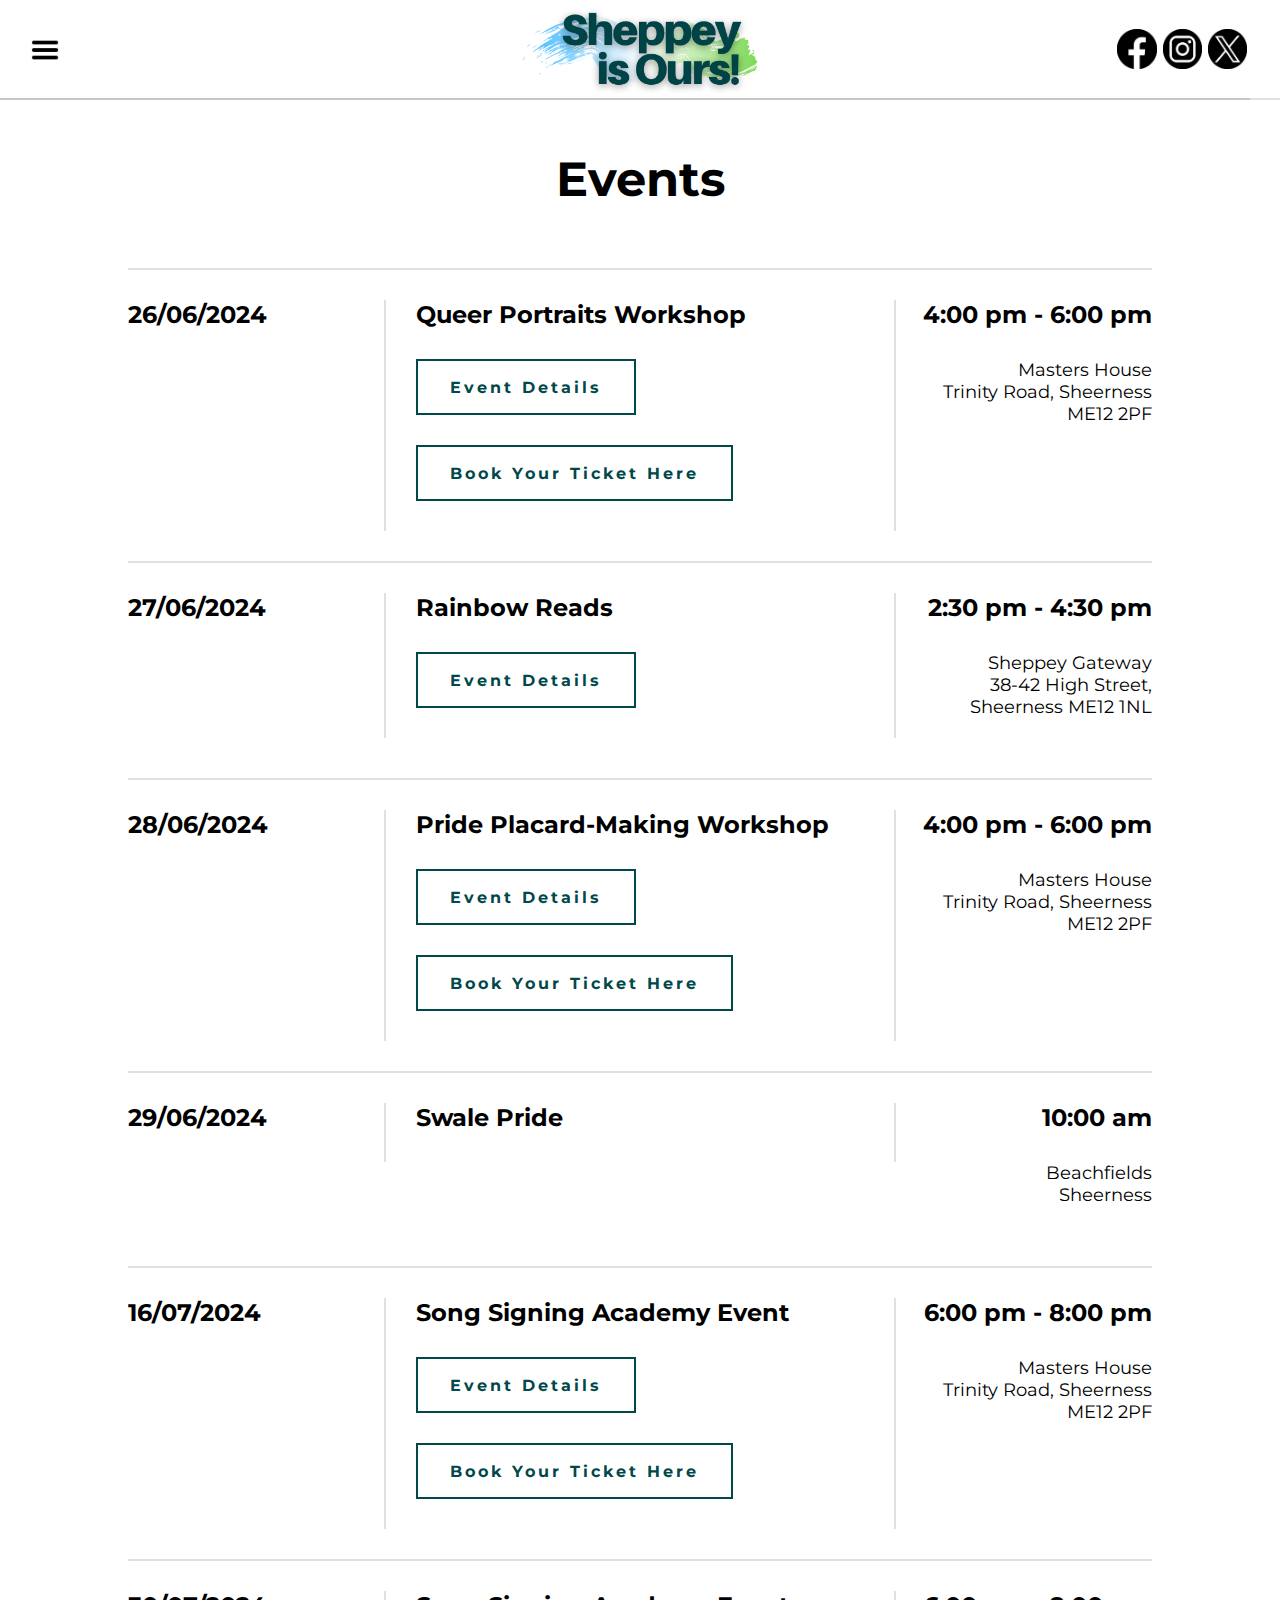
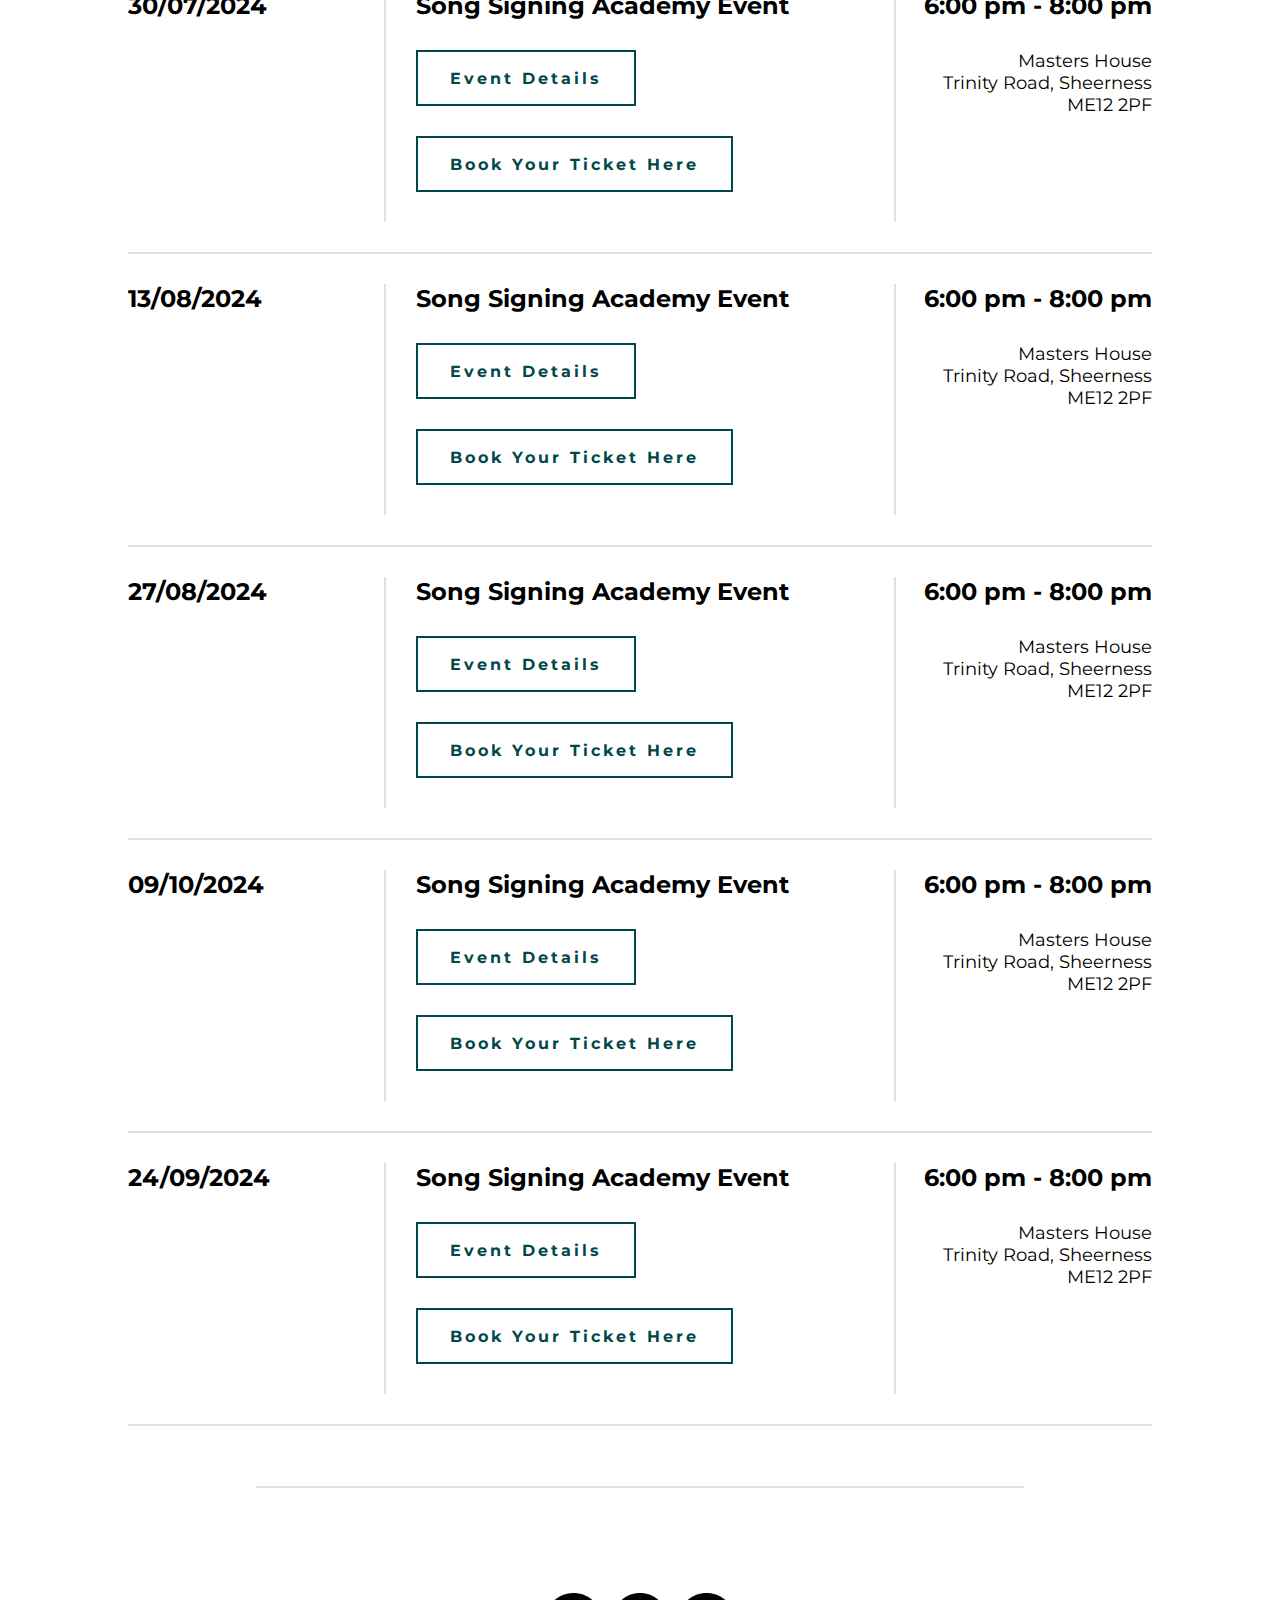
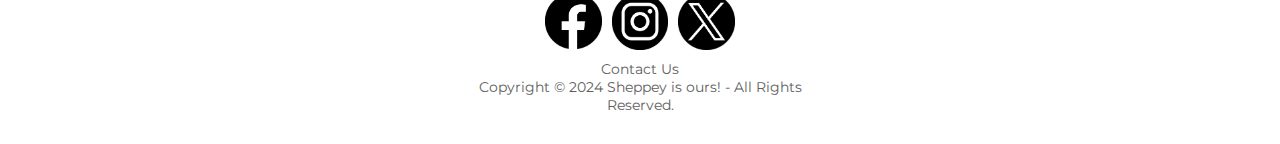
<file: Events.html>
<!DOCTYPE html>

<html lang="en" xmlns="http://www.w3.org/1999/xhtml">
<head>
    <meta charset="utf-8" />

    <!--Custom CSS-->
    <link rel="stylesheet" href="CSS/Index.css" />

    <!--Import font from google-->
    <link rel="preconnect" href="https://fonts.googleapis.com">
    <link rel="preconnect" href="https://fonts.gstatic.com" crossorigin>
    <link rel="stylesheet" href="https://fonts.googleapis.com/css2?family=Montserrat:ital,wght@0,100;0,200;0,300;0,400;0,500;0,600;0,700;0,800;0,900;1,100;1,200;1,300;1,400;1,500;1,600;1,700;1,800;1,900&display=swap" rel="stylesheet">
    <title></title>
</head>

<body>
    <!--Header Buffer-->
    <div class="HeaderBuffer"></div>

    <!--Events Section-->
    <section class="FlexColumn" id="Events">
        <h2 class="BlackText Weight700 Size48">Events</h2>

        <!--Paste Start-->
        <div class="hl Width80"></div>

        <div class="Event Width80">
            <div class="FlexRow">
                <div class="TextContainer" id="Date">
                    <p class="TextCenter BlackText Weight700 Size24 TextLeft">26/06/2024</p>
                </div>
    
                <div class="TextContainer" id="Details">
                    <h2 class="TextCenter BlackText Weight700 Size24 TextLeft">Queer Portraits Workshop</h2>
                    <input type="checkbox" id="EventToggle0" /> <label for="EventToggle0" class="EventToggleLabel Weight700">Event Details</label>
                    <a class="MoreButton Weight700" href="https://bit.ly/SiOQPW">Book Your Ticket Here</a>
                    <div class="ExpandableDetails">
                        <p class="TextCenter BlackText Weight400 Size18 TextLeft">Join us for an inspiring and inclusive art workshop dedicated to creating empowering portraits for and by the LGBTQIA+ community. This event is a unique opportunity to explore self-expression through art, celebrate diversity, and foster a supportive creative environment.</p>
                            <p class="TextCenter BlackText Weight700 Size18 TextLeft">Workshop Highlights:</p>
                            <ul class="TextCenter BlackText Weight400 Size18 TextLeft">
                                <li>Guided Art Session: Learn portrait techniques from an experienced local artist.</li>
                                <li>All Skill Levels Welcome: Whether you're a seasoned artist or a beginner, our workshop is designed to accommodate all levels.</li>
                                <li>Inclusive Environment: A safe and welcoming space for everyone to express their authentic selves.</li>
                                <li>Art Supplies Provided: All necessary materials will be provided, including canvasboards, paints, brushes, and more.</li>
                                <li>Community Building: Connect with fellow participants and share your stories and experiences.</li>
                            </ul>
                            <p class="TextCenter BlackText Weight700 Size18 TextLeft"><br>Who Should Attend:</p>
                            <ul class="TextCenter BlackText Weight400 Size18 TextLeft">
                                <li>Members of the LGBTQIA+ community interested in art and self-expression.</li>
                                <li>Allies who support and celebrate diversity.</li>
                                <li>Anyone looking to learn new artistic skills in a welcoming environment.</li>
                            </ul>
                    </div>
                </div>
    
                <div class="TextContainer" id="Time">
                    <p class="TextCenter BlackText Weight700 Size24 TextRight">4:00 pm - 6:00 pm</p>
                    <p class="TextCenter BlackText Weight400 Size18 TextRight">Masters House<br>Trinity Road, Sheerness ME12 2PF</p>
                </div>
            </div>
        </div>
    
        <div class="hl Width80"></div>
    
        <div class="Event Width80">
            <div class="FlexRow">
                <div class="TextContainer" id="Date">
                    <p class="TextCenter BlackText Weight700 Size24 TextLeft">27/06/2024</p>
                </div>
    
                <div class="TextContainer" id="Details">
                    <h2 class="TextCenter BlackText Weight700 Size24 TextLeft">Rainbow Reads</h2>
                    <input type="checkbox" id="EventToggle1" /> <label for="EventToggle1" class="EventToggleLabel Weight700">Event Details</label>
                    <div class="ExpandableDetails">
                        <p class="TextCenter BlackText Weight400 Size18 TextLeft">Join the friendly Sheppey Is Ours team to chat LGBTQIA+ books, media, games and more! Every other Thursday and the last Saturday of every month.</p>
                    </div>
                </div>
    
                <div class="TextContainer" id="Time">
                    <p class="TextCenter BlackText Weight700 Size24 TextRight">2:30 pm - 4:30 pm</p>
                    <p class="TextCenter BlackText Weight400 Size18 TextRight">Sheppey Gateway<br>38-42 High Street, Sheerness ME12 1NL</p>
                </div>
            </div>
        </div>
    
        <div class="hl Width80"></div>
    
        <div class="Event Width80">
            <div class="FlexRow">
                <div class="TextContainer" id="Date">
                    <p class="TextCenter BlackText Weight700 Size24 TextLeft">28/06/2024</p>
                </div>
    
                <div class="TextContainer" id="Details">
                    <h2 class="TextCenter BlackText Weight700 Size24 TextLeft">Pride Placard-Making Workshop</h2>
                    <input type="checkbox" id="EventToggle2" /> <label for="EventToggle2" class="EventToggleLabel Weight700">Event Details</label>
                    <a class="MoreButton Weight700" href="https://bit.ly/SiOPPMW">Book Your Ticket Here</a>
                    <div class="ExpandableDetails">
                        <p class="TextCenter BlackText Weight400 Size18 TextLeft">Get ready for Swale Pride by creating your own powerful and colorful placards at our Pride Placard-Making Workshop! This event is designed to help you craft personalised messages of love, equality, and pride to carry during Swale Pride marches and celebrations.</p>
                            <p class="TextCenter BlackText Weight700 Size18 TextLeft">Workshop Highlights:</p>
                            <ul class="TextCenter BlackText Weight400 Size18 TextLeft">
                                <li>Creative Guidance: Tips and techniques from experienced artists to help you design impactful placards.</li>
                                <li>Express Yourself: Share your unique voice and messages through art.</li>
                                <li>All Materials Provided: Cardboard, markers, paints, and other supplies will be available.</li>
                                <li>Inclusive and Supportive: A welcoming space for all members of the LGBTQIA+ community and allies.</li>
                            </ul>
                            <p class="TextCenter BlackText Weight700 Size18 TextLeft"><br>Who Should Attend:</p>
                            <ul class="TextCenter BlackText Weight400 Size18 TextLeft">
                                <li>LGBTQIA+ individuals and allies who want to participate in Pride events.</li>
                                <li>Anyone interested in crafting and expressing their support for the community.</li>
                                <li>Those looking to meet like-minded individuals in a fun and creative setting.</li>
                            </ul>
                    </div>
                </div>
    
                <div class="TextContainer" id="Time">
                    <p class="TextCenter BlackText Weight700 Size24 TextRight">4:00 pm - 6:00 pm</p>
                    <p class="TextCenter BlackText Weight400 Size18 TextRight">Masters House<br>Trinity Road, Sheerness ME12 2PF</p>
                </div>
            </div>
        </div>
    
        <div class="hl Width80"></div>
    
        <div class="Event Width80">
            <div class="FlexRow">
                <div class="TextContainer" id="Date">
                    <p class="TextCenter BlackText Weight700 Size24 TextLeft">29/06/2024</p>
                </div>
    
                <div class="TextContainer" id="Details">
                    <h2 class="TextCenter BlackText Weight700 Size24 TextLeft">Swale Pride</h2>
                </div>
    
                <div class="TextContainer" id="Time">
                    <p class="TextCenter BlackText Weight700 Size24 TextRight">10:00 am</p>
                    <p class="TextCenter BlackText Weight400 Size18 TextRight">Beachfields<br>Sheerness</p>
                </div>
            </div>
        </div>
    
        <div class="hl Width80"></div>
    
        <div class="Event Width80">
            <div class="FlexRow">
                <div class="TextContainer" id="Date">
                    <p class="TextCenter BlackText Weight700 Size24 TextLeft">16/07/2024</p>
                </div>
    
                <div class="TextContainer" id="Details">
                    <h2 class="TextCenter BlackText Weight700 Size24 TextLeft">Song Signing Academy Event</h2>
                    <input type="checkbox" id="EventToggle4" /> <label for="EventToggle4" class="EventToggleLabel Weight700">Event Details</label>
                    <a class="MoreButton Weight700" href="https://www.eventbrite.co.uk/e/sheppey-is-ours-and-song-signing-academy-tickets-924325802357?utm-campaign=social&utm-content=attendeeshare&utm-medium=discovery&utm-term=listing&utm-source=cp&aff=ebdsshcopyurl">Book Your Ticket Here</a>
                    <div class="ExpandableDetails">
                        <p class="TextCenter BlackText Weight400 Size18 TextLeft">Come and learn SSE in a safe, inclusive enviroment</p>
                    </div>
                </div>
    
                <div class="TextContainer" id="Time">
                    <p class="TextCenter BlackText Weight700 Size24 TextRight">6:00 pm - 8:00 pm</p>
                    <p class="TextCenter BlackText Weight400 Size18 TextRight">Masters House<br>Trinity Road, Sheerness ME12 2PF</p>
                </div>
            </div>
        </div>
    
        <div class="hl Width80"></div>
    
        <div class="Event Width80">
            <div class="FlexRow">
                <div class="TextContainer" id="Date">
                    <p class="TextCenter BlackText Weight700 Size24 TextLeft">30/07/2024</p>
                </div>
    
                <div class="TextContainer" id="Details">
                    <h2 class="TextCenter BlackText Weight700 Size24 TextLeft">Song Signing Academy Event</h2>
                    <input type="checkbox" id="EventToggle5" /> <label for="EventToggle5" class="EventToggleLabel Weight700">Event Details</label>
                    <a class="MoreButton Weight700" href="https://www.eventbrite.co.uk/e/sheppey-is-ours-and-song-signing-academy-tickets-924330115257?aff=ebdsshcopyurl&utm-campaign=social&utm-content=attendeeshare&utm-medium=discovery&utm-term=organizer-profile&utm-share-source=organizer-profile">Book Your Ticket Here</a>
                    <div class="ExpandableDetails">
                        <p class="TextCenter BlackText Weight400 Size18 TextLeft">Come and learn SSE in a safe, inclusive enviroment</p>
                    </div>
                </div>
    
                <div class="TextContainer" id="Time">
                    <p class="TextCenter BlackText Weight700 Size24 TextRight">6:00 pm - 8:00 pm</p>
                    <p class="TextCenter BlackText Weight400 Size18 TextRight">Masters House<br>Trinity Road, Sheerness ME12 2PF</p>
                </div>
            </div>
        </div>
    
        <div class="hl Width80"></div>
    
        <div class="Event Width80">
            <div class="FlexRow">
                <div class="TextContainer" id="Date">
                    <p class="TextCenter BlackText Weight700 Size24 TextLeft">13/08/2024</p>
                </div>
    
                <div class="TextContainer" id="Details">
                    <h2 class="TextCenter BlackText Weight700 Size24 TextLeft">Song Signing Academy Event</h2>
                    <input type="checkbox" id="EventToggle6" /> <label for="EventToggle6" class="EventToggleLabel Weight700">Event Details</label>
                    <a class="MoreButton Weight700" href="https://www.eventbrite.co.uk/e/sheppey-is-ours-and-song-signing-academy-tickets-925135203297?aff=ebdsshcopyurl&utm-campaign=social&utm-content=attendeeshare&utm-medium=discovery&utm-term=organizer-profile&utm-share-source=organizer-profile">Book Your Ticket Here</a>
                    <div class="ExpandableDetails">
                        <p class="TextCenter BlackText Weight400 Size18 TextLeft">Come and learn SSE in a safe, inclusive enviroment</p>
                    </div>
                </div>
    
                <div class="TextContainer" id="Time">
                    <p class="TextCenter BlackText Weight700 Size24 TextRight">6:00 pm - 8:00 pm</p>
                    <p class="TextCenter BlackText Weight400 Size18 TextRight">Masters House<br>Trinity Road, Sheerness ME12 2PF</p>
                </div>
            </div>
        </div>
    
        <div class="hl Width80"></div>
    
        <div class="Event Width80">
            <div class="FlexRow">
                <div class="TextContainer" id="Date">
                    <p class="TextCenter BlackText Weight700 Size24 TextLeft">27/08/2024</p>
                </div>
    
                <div class="TextContainer" id="Details">
                    <h2 class="TextCenter BlackText Weight700 Size24 TextLeft">Song Signing Academy Event</h2>
                    <input type="checkbox" id="EventToggle7" /> <label for="EventToggle7" class="EventToggleLabel Weight700">Event Details</label>
                    <a class="MoreButton Weight700" href="https://www.eventbrite.co.uk/e/sheppey-is-ours-and-song-signing-academy-tickets-925140549287?aff=ebdsshcopyurl&utm-campaign=social&utm-content=attendeeshare&utm-medium=discovery&utm-term=organizer-profile&utm-share-source=organizer-profile">Book Your Ticket Here</a>
                    <div class="ExpandableDetails">
                        <p class="TextCenter BlackText Weight400 Size18 TextLeft">Come and learn SSE in a safe, inclusive enviroment</p>
                    </div>
                </div>
    
                <div class="TextContainer" id="Time">
                    <p class="TextCenter BlackText Weight700 Size24 TextRight">6:00 pm - 8:00 pm</p>
                    <p class="TextCenter BlackText Weight400 Size18 TextRight">Masters House<br>Trinity Road, Sheerness ME12 2PF</p>
                </div>
            </div>
        </div>
    
        <div class="hl Width80"></div>
    
        <div class="Event Width80">
            <div class="FlexRow">
                <div class="TextContainer" id="Date">
                    <p class="TextCenter BlackText Weight700 Size24 TextLeft">09/10/2024</p>
                </div>
    
                <div class="TextContainer" id="Details">
                    <h2 class="TextCenter BlackText Weight700 Size24 TextLeft">Song Signing Academy Event</h2>
                    <input type="checkbox" id="EventToggle8" /> <label for="EventToggle8" class="EventToggleLabel Weight700">Event Details</label>
                    <a class="MoreButton Weight700" href="https://www.eventbrite.co.uk/e/sheppey-is-ours-and-song-signing-academy-tickets-925141341657?aff=ebdsshcopyurl&utm-campaign=social&utm-content=attendeeshare&utm-medium=discovery&utm-term=organizer-profile&utm-share-source=organizer-profile">Book Your Ticket Here</a>
                    <div class="ExpandableDetails">
                        <p class="TextCenter BlackText Weight400 Size18 TextLeft">Come and learn SSE in a safe, inclusive enviroment</p>
                    </div>
                </div>
    
                <div class="TextContainer" id="Time">
                    <p class="TextCenter BlackText Weight700 Size24 TextRight">6:00 pm - 8:00 pm</p>
                    <p class="TextCenter BlackText Weight400 Size18 TextRight">Masters House<br>Trinity Road, Sheerness ME12 2PF</p>
                </div>
            </div>
        </div>
    
        <div class="hl Width80"></div>
    
        <div class="Event Width80">
            <div class="FlexRow">
                <div class="TextContainer" id="Date">
                    <p class="TextCenter BlackText Weight700 Size24 TextLeft">24/09/2024</p>
                </div>
    
                <div class="TextContainer" id="Details">
                    <h2 class="TextCenter BlackText Weight700 Size24 TextLeft">Song Signing Academy Event</h2>
                    <input type="checkbox" id="EventToggle9" /> <label for="EventToggle9" class="EventToggleLabel Weight700">Event Details</label>
                    <a class="MoreButton Weight700" href="https://www.eventbrite.co.uk/e/sheppey-is-ours-and-song-signing-academy-tickets-925145604407?aff=ebdsshcopyurl&utm-campaign=social&utm-content=attendeeshare&utm-medium=discovery&utm-term=organizer-profile&utm-share-source=organizer-profile">Book Your Ticket Here</a>
                    <div class="ExpandableDetails">
                        <p class="TextCenter BlackText Weight400 Size18 TextLeft">Come and learn SSE in a safe, inclusive enviroment</p>
                    </div>
                </div>
    
                <div class="TextContainer" id="Time">
                    <p class="TextCenter BlackText Weight700 Size24 TextRight">6:00 pm - 8:00 pm</p>
                    <p class="TextCenter BlackText Weight400 Size18 TextRight">Masters House<br>Trinity Road, Sheerness ME12 2PF</p>
                </div>
            </div>
        </div>
    
        <div class="hl Width80"></div>
    
        <!--Paste End-->


    </section>

    <div class="hl"></div>

    <!--Newsletter Signup Section-->
    <!--
    <section id="NewsletterSignup">
        <div class="FlexColumn">
            <h2 class="BlackText TextCenter Size36 Weight700">Want to be involved?</h2>
            <p class="GreyText TextCenter Size24 Weight400">Subscribe to be among the first to hear from us about plans and events</p>

            <form class="FlexRow">
                <div class="FormGroup">
                    <input id="email" name="email" type="email" required />
                    <label class="NewsletterLabel" for="email">Email</label>
                </div>
                <input class="NewsletterSubscribe  Weight700 Size14" type="submit" value="SIGN UP">
            </form>
        </div>
    </section>
    -->

    <!--Header-->
    <div class="FlexRow" id="Header">
        <div class="ImageContainer"><img src="../../Images/Logo.png" /></div>
    </div>

    <div class="HeaderSocialMedias Width30 FlexRow">
        <div class="ImageContainer"><a href="https://www.facebook.com/SheppeyisOurs"><img src="../../Images/Facebook.png" /></a></div>
        <div class="ImageContainer"><a href="https://www.instagram.com/sheppeyisours/"><img src="../../Images/Instagram.png" /></a></div>
        <div class="ImageContainer"><a href="https://twitter.com/SheppeyisOurs"><img src="../../Images/Twitter.png" /></a></div>
    </div>

    <!--Collapsable Menu-->
    <div id="MenuButton">
        <input id="MenuCheckbox" type="checkbox">
        <div class="CollapseMenu FlexColumn">
            <a class="GreyText Size24 Weight400 TextCenter" href="./index.html">Home</a>
            <a class="GreyText Size24 Weight400 TextCenter" href="./AboutUs.html">About Us</a>
            <a class="GreyText Size24 Weight400 TextCenter" href="./Committee.html">Comittee</a>
            <a class="GreenText Size24 Weight700 TextCenter" href="./Events.html">Events</a>
            <div class="ProjectsButton TextCenter">
                <label for="ProjectCheckbox" class="GreyText Size24 Weight400 TextCenter">Our Current Projects</label><input id="ProjectCheckbox" type="checkbox">
                <div class="ProjectsMenu FlexColumn">
                    <a class="GreyText Size24 Weight400 TextCenter" href="./Mascot.html">Island Mascot</a>
                </div>
            </div>
            <a class="GreyText Size24 Weight400" href="./CoCreation.html">Co-Creation Cycle</a>
            <a class="GreyText Size24 Weight400" href="./Contact.html">Contact Us</a>
        </div>
    </div>

    <!--Footer-->
    <footer>
        <div class="FlexColumn">
            <div class="SocialMedias FlexRow">
                <div class="ImageContainer"><a href="https://www.facebook.com/SheppeyisOurs"><img src="../../Images/Facebook.png" /></a></div>
                <div class="ImageContainer"><a href="https://www.instagram.com/sheppeyisours/"><img src="../../Images/Instagram.png" /></a></div>
                <div class="ImageContainer"><a href="https://twitter.com/SheppeyisOurs"><img src="../../Images/Twitter.png" /></a></div>
            </div>

            <div class="TextContainer TextCenter Width30">
                <a class="GreyText Weight400 Size14" href="./Contact.html">Contact Us</a>
            </div>

            <div class="TextContainer TextCenter Width30">
                <p class="GreyText Weight400 Size14">Copyright &#169 2024 Sheppey is ours! - All Rights Reserved.</p>
            </div>
        </div>
    </footer>
</body>
</html>
</file>
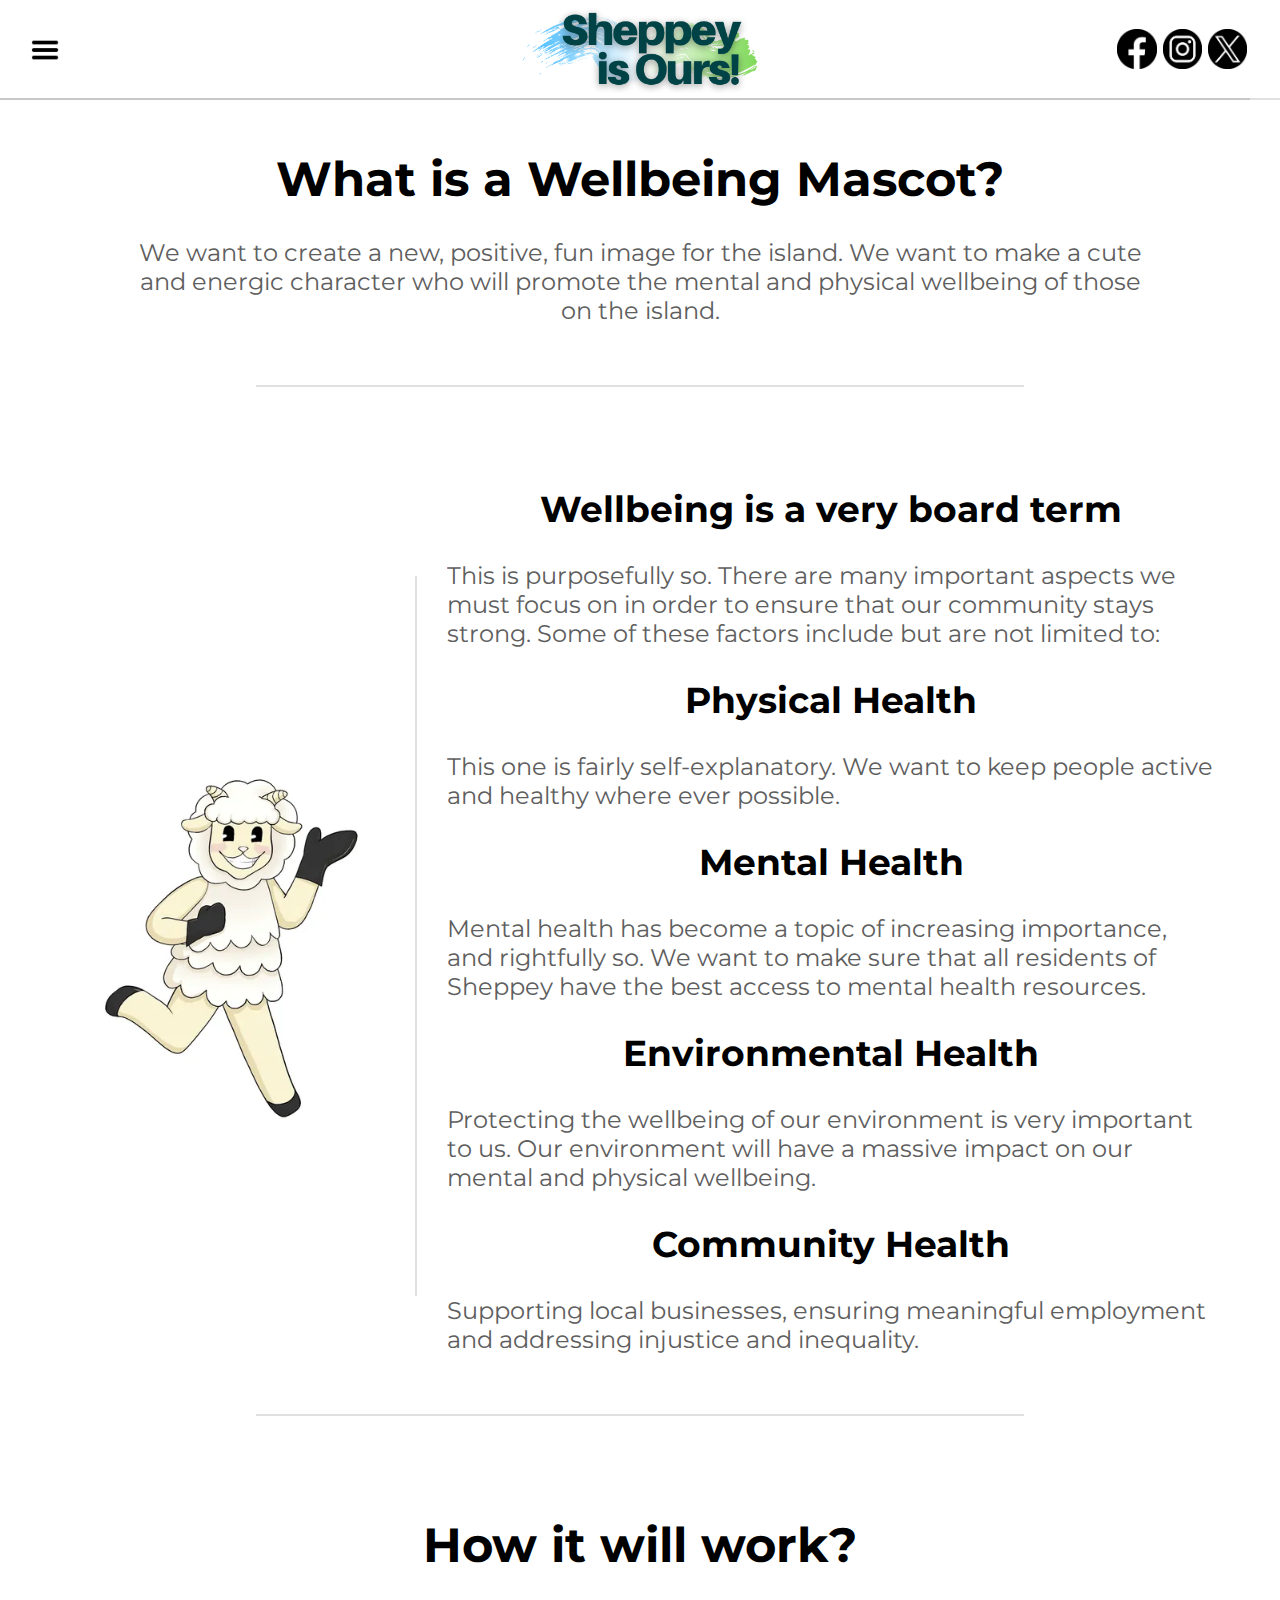
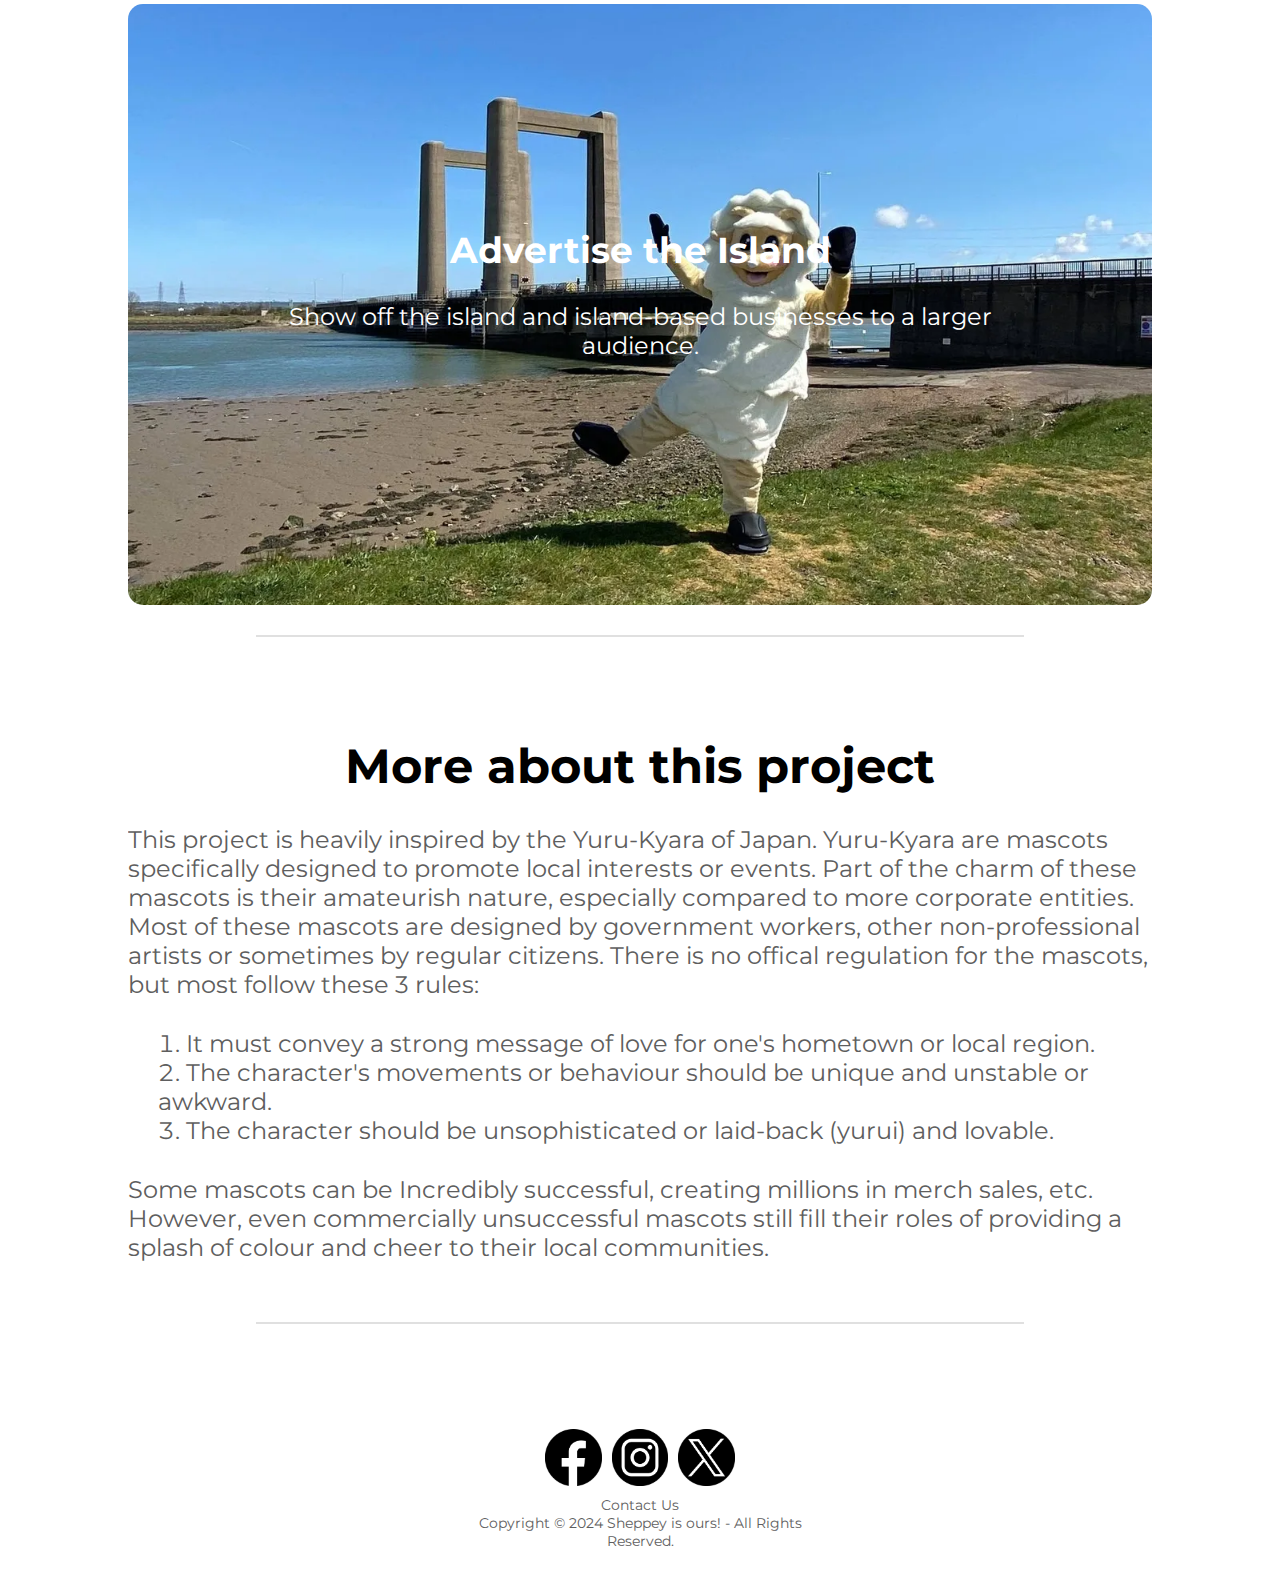
<file: Mascot.html>
<!DOCTYPE html>

<html lang="en" xmlns="http://www.w3.org/1999/xhtml">
<head>
    <!--Custom CSS-->
    <link rel="stylesheet" href="CSS/Index.css" />

    <!--Import font from google-->
    <link rel="preconnect" href="https://fonts.googleapis.com">
    <link rel="preconnect" href="https://fonts.gstatic.com" crossorigin>
    <link rel="stylesheet" href="https://fonts.googleapis.com/css2?family=Montserrat:ital,wght@0,100;0,200;0,300;0,400;0,500;0,600;0,700;0,800;0,900;1,100;1,200;1,300;1,400;1,500;1,600;1,700;1,800;1,900&display=swap" rel="stylesheet">

    <title></title>
</head>

<body>
    <!--Header Buffer-->
    <div class="HeaderBuffer"></div>

    <!--Intro-->
    <section id="WellbeingMascot">
        <div class="FlexColumn">
            <div class="TextContainer Width80">
                <h1 class="BlackText Weight700 Size48 TextCenter">What is a Wellbeing Mascot?</h1>
                <p class="Size24 Weight400 GreyText TextCenter">We want to create a new, positive, fun image for the island. We want to make a cute and energic character who will promote the mental and physical wellbeing of those on the island.</p>
            </div>
        </div>
    </section>

    <div class="hl"></div>

    <!--What will a wellbeing mascot actually do?-->

    <section id="WellbeingMascotTasks">
        <div class="FlexRow">
            <div class="ImageContainer Width25">
                <img src="../../Images/RammiRun.png" />
            </div>

            <div class="vl"></div>

            <div class="FlexColumn Width60">
                <div class="TextContainer">
                    <h2 class="BlackText Weight700 Size36 TextCenter">Wellbeing is a very board term</h2>
                    <p class="GreyText Weight400 Size24">This is purposefully so. There are many important aspects we must focus on in order to ensure that our community stays strong. Some of these factors include but are not limited to:</p>
                </div>
                <div class="TextContainer">
                    <h2 class="BlackText Weight700 Size36 TextCenter">Physical Health</h2>
                    <p class="GreyText Weight400 Size24">This one is fairly self-explanatory. We want to keep people active and healthy where ever possible.</p>
                </div>
                <div class="TextContainer">
                    <h2 class="BlackText Weight700 Size36 TextCenter">Mental Health</h2>
                    <p class="GreyText Weight400 Size24">Mental health has become a topic of increasing importance, and rightfully so. We want to make sure that all residents of Sheppey have the best access to mental health resources. </p>
                </div>
                <div class="TextContainer">
                    <h2 class="BlackText Weight700 Size36 TextCenter">Environmental Health</h2>
                    <p class="GreyText Weight400 Size24">Protecting the wellbeing of our environment is very important to us. Our environment will have a massive impact on our mental and physical wellbeing.  </p>
                </div>
                <div class="TextContainer">
                    <h2 class="BlackText Weight700 Size36 TextCenter">Community Health</h2>
                        <p class="GreyText Weight400 Size24">Supporting local businesses, ensuring meaningful employment and addressing injustice and inequality.</p>
                </div>
            </div>
        </div>
    </section>

    <div class="hl"></div>

    <!--How it will work-->
    <section id="HowItWillWork">
        <div class="FlexColumn">
            <h2 class="BlackText Weight700 Size48 TextCenter">How it will work?</h2>

            <div class="ImageContainer">
                <div class="slider-wrapper">
                    <div class="slider">
                        <div class="Slide" id="slide-1">
                            <img src="../../Images/Rammi2.png" />
                            <div class="TextContainer">
                                <h2 class="TextCenter WhiteText Weight700 Size36">Advertise the Island</h2>
                                <p class="TextCenter WhiteText Weight400 Size24">Show off the island and island-based businesses to a larger audience.</p>
                            </div>
                        </div>

                        <div class="Slide" id="slide-2">
                            <img src="../../Images/Rammi1.png" />
                            <div class="TextContainer">
                                <h2 class="TextCenter WhiteText Weight700 Size36">Promote Wellbeing</h2>
                                <p class="TextCenter WhiteText Weight400 Size24">In the times we find ourselves this could be more important than ever.</p>
                            </div>
                        </div>

                        <div class="Slide" id="slide-3">
                            <img src="../../Images/Rammi2.png" />
                            <div class="TextContainer">
                                <h2 class="TextCenter WhiteText Weight700 Size36">Organise Events</h2>
                                <p class="TextCenter WhiteText Weight400 Size24">Be it litter picking days, challenges, fundraisers, or raising awareness of other projects from our team, our mascot will play a role.</p>
                            </div>
                        </div>

                        <div class="Slide" id="slide-4">
                            <img src="../../Images/Rammi1.png" />
                            <div class="TextContainer">
                                <h2 class="TextCenter WhiteText Weight700 Size36">Get us to Smile More</h2>
                                <p class="TextCenter WhiteText Weight400 Size24">We plan on making a mix of both wholesome and absurdist content in our goals of making Sheppey a happier more unique place.</p>
                            </div>
                        </div>

                        <div class="Slide" id="slide-1-repeat">
                            <img src="../../Images/Rammi2.png" />
                            <div class="TextContainer">
                                <h2 class="TextCenter WhiteText Weight700 Size36">Advertise the Island</h2>
                                <p class="TextCenter WhiteText Weight400 Size24">Show off the island and island-based businesses to a larger audience.</p>
                            </div>
                        </div>
                    </div>
                </div>
            </div>
        </div>
    </section>

    <div class="hl"></div>

    <!--More about this project-->
    <section id="MoreAboutThisProject">
        <div class="FlexColumn">
            <h2 class="BlackText Weight700 Size48 TextCenter">More about this project</h2>
            <div class="TextContainer GreyText Weight400 Size24">
                <p>This project is heavily inspired by the Yuru-Kyara of Japan. Yuru-Kyara are mascots specifically designed to promote local interests or events. Part of the charm of these mascots is their amateurish nature, especially compared to more corporate entities. Most of these mascots are designed by government workers, other non-professional artists or sometimes by regular citizens. There is no offical regulation for the mascots, but most follow these 3 rules:</p>
                <ol>
                    <li>It must convey a strong message of love for one's hometown or local region.</li>
                    <li>The character's movements or behaviour should be unique and unstable or awkward.</li>
                    <li>The character should be unsophisticated or laid-back (yurui) and lovable.</li>
                </ol>
                <p>Some mascots can be Incredibly successful, creating millions in merch sales, etc. However, even commercially unsuccessful mascots still fill their roles of providing a splash of colour and cheer to their local communities.</p>
            </div>
        </div>
    </section>

    <div class="hl"></div>

    <!--Newsletter Signup Section-->
    <!--
    <section id="NewsletterSignup">
        <div class="FlexColumn">
            <h2 class="BlackText TextCenter Size36 Weight700">Want to be involved?</h2>
            <p class="GreyText TextCenter Size24 Weight400">Subscribe to be among the first to hear from us about plans and events</p>

            <form class="FlexRow">
                <div class="FormGroup">
                    <input id="email" name="email" type="email" required />
                    <label class="NewsletterLabel" for="email">Email</label>
                </div>
                <input class="NewsletterSubscribe  Weight700 Size14" type="submit" value="SIGN UP">
            </form>
        </div>
    </section>
    -->

    <!--Header-->
    <div class="FlexRow" id="Header">
        <div class="ImageContainer"><img src="../../Images/Logo.png" /></div>
    </div>

    <div class="HeaderSocialMedias Width30 FlexRow">
        <div class="ImageContainer"><a href="https://www.facebook.com/SheppeyisOurs"><img src="../../Images/Facebook.png" /></a></div>
        <div class="ImageContainer"><a href="https://www.instagram.com/sheppeyisours/"><img src="../../Images/Instagram.png" /></a></div>
        <div class="ImageContainer"><a href="https://twitter.com/SheppeyisOurs"><img src="../../Images/Twitter.png" /></a></div>
    </div>

    <!--Collapsable Menu-->
    <div id="MenuButton">
        <input id="MenuCheckbox" type="checkbox">
        <div class="CollapseMenu FlexColumn">
            <a class="GreyText Size24 Weight400" href="./index.html">Home</a>
            <a class="GreyText Size24 Weight400" href="./AboutUs.html">About Us</a>
            <a class="GreyText Size24 Weight400" href="./Committee.html">Comittee</a>
            <a class="GreyText Size24 Weight400" href="./Events.html">Events</a>
            <div class="ProjectsButton TextCenter">
                <label for="ProjectCheckbox" class="GreenText Size24 Weight700 TextCenter">Our Current Projects</label><input id="ProjectCheckbox" type="checkbox">
                <div class="ProjectsMenu FlexColumn">
                    <a class="GreenText Size24 Weight700" href="./Mascot.html">Island Mascot</a>
                </div>
            </div>
            <a class="GreyText Size24 Weight400" href="./CoCreation.html">Co-Creation Cycle</a>
            <a class="GreyText Size24 Weight400" href="./Contact.html">Contact Us</a>
        </div>
    </div>

    <!--Footer-->
    <footer>
        <div class="FlexColumn">
            <div class="SocialMedias FlexRow">
                <div class="ImageContainer"><a href="https://www.facebook.com/SheppeyisOurs"><img src="../../Images/Facebook.png" /></a></div>
                <div class="ImageContainer"><a href="https://www.instagram.com/sheppeyisours/"><img src="../../Images/Instagram.png" /></a></div>
                <div class="ImageContainer"><a href="https://twitter.com/SheppeyisOurs"><img src="../../Images/Twitter.png" /></a></div>
            </div>

            <div class="TextContainer TextCenter Width30">
                <a class="GreyText Weight400 Size14" href="./Contact.html">Contact Us</a>
            </div>

            <div class="TextContainer TextCenter Width30">
                <p class="GreyText Weight400 Size14">Copyright &#169 2024 Sheppey is ours! - All Rights Reserved.</p>
            </div>
        </div>
    </footer>
</body>
</html>
</file>
<file: CSS/Index.css>
﻿/*Document Wide*/
* {
    overflow-x: hidden; /* Hide scrollbars */
    font-family: 'Montserrat', sans-serif;
    border: none;
    margin: 0;
    box-sizing: border-box;
}

img {
    width: 100%;
    height: 100%;
    object-fit: contain;
}

h1, h2, p, a{
    margin-bottom: 30px;
}

form {
width: 100%;
}

a, a:active, a:link {
    text-decoration: none;
}

a:hover {
    color: rgb(1, 72, 75);
}

ul, ol{
    list-style-position: inside;
    padding:0;
}

/*Text Classes*/
.WhiteText {
    color: white;
}

.BlackText {
    color: black;
}

.GreyText {
    color: rgb(94, 94, 94);
}

.GreenText {
    color: rgb(1, 72, 75);
}

.Weight400 {
    font-weight: 400;
}

.Weight700 {
    font-weight: 700;
}

.Size14 {
    font-size: 14px;
}

.Size18 {
    font-size: 18px;
}

.Size24 {
    font-size: 24px;
}

.Size30 {
    font-size: 30px;
}

.Size36 {
    font-size: 36px;
}

.Size48 {
    font-size: 48px;
}

.Size64 {
    font-size: 64px;
}

.TextCenter {
    text-align: center;
}

.TextLeft{
    text-align: left;
}

.TextRight {
    text-align: right;
}

/*Div Classes*/
.FlexColumn {
    display: flex;
    justify-content: center;
    align-items: center;
    flex-direction: column;
    overflow: hidden;
    height: fit-content;
}

.FlexRow {
    display: flex;
    justify-content: center;
    align-items: center;
    flex-direction: row;
    overflow: hidden;
    height: fit-content;
}

.vl {
    background-color: rgba(102, 102, 102, 0.2);
    width: 2px;
    height: 60vmin;
    margin-left: 30px;
    margin-right: 30px;
}

.Fakevl {
    background-color: transparent;
    width: 2px;
    height: 30px;
    margin-left: 30px;
    margin-right: 30px;
}

.hl {
    background-color: rgba(102, 102, 102, 0.2);
    height: 2px;
    width: 60%;
    margin-bottom: 100px;
    margin-top: 30px;
    margin-left: auto;
    margin-right: auto;
}

.Width25 {
    width: 25%;
}

.Width30 {
    width: 30%;
}

.Width60{
    width: 60%;
}

.Width80 {
    width: 80%;
}

.Width100{
    width:100%;
}

/*Section Specific*/
/*Header*/
#Header, .HeaderSocialMedias{
    height: 100px;
    position: fixed;
    top: 0;
    width: 100%;
    background-color: white;
    border-bottom: 2px solid rgba(102, 102, 102, 0.2);
}

.HeaderSocialMedias{
    background-color: transparent;
}

.HeaderBuffer {
    position: relative;
    border-bottom: none;
    height: 150px;
}

.HeaderBufferShort {
    position: relative;
    border-bottom: none;
    height: 100px;
}

#Header .ImageContainer {
    height: 90%;
    overflow-y: hidden;
}

.HeaderSocialMedias {
    justify-content: right;
    right:0;
    margin-right: 30px;
}

.HeaderSocialMedias .ImageContainer {
    height: 40%;
    overflow-y: hidden;
    margin: 3px;
}

#Header img, .HeaderSocialMedias img {
    object-fit: contain;
    overflow-y:hidden;
}

#MenuButton input{
    opacity:0;
    width: 100%;
    height: 100%
}

#MenuButton {
    height: 100px;
    width: 2%;
    min-width: 30px;
    background-image: url("../../Images/Menu.png");
    background-size: contain;
    background-repeat: no-repeat;
    background-position: center;
    overflow: hidden hidden;
    margin-left: 30px;
    position: fixed;
    top: 0;
}

/*Collapsable Menu*/
.CollapseMenu {
    height: 100vh;
    position: fixed;
    top: 100px;
    left: 0;
    width: 0px;
    background-color: white;
    border: none;
    overflow-y: hidden;
    transition: 0.15s;
    transition-delay: 0.15s;
}

#MenuCheckbox:checked ~ .CollapseMenu {
    width: 300px;
    border-right: 2px solid rgba(102, 102, 102, 0.2);
    transition: 0.15s;
    transition-delay: 0s;
}

#ProjectCheckbox {
    height: 0;
    display: none;
}

.ProjectsButton label:hover {
    color: rgb(1, 72, 75);
}

.ProjectsButton {
    height: 29px;
    margin-bottom: 30px;
    overflow-y: hidden;
}

.ProjectsMenu {
    height: 100vh;
    position: fixed;
    top: 100px;
    left: 300px;
    width: 0px;
    background-color: rgb(224, 224, 224);
    border: none;
    overflow-y: hidden;
    transition: 0.15s;
    transition-delay: 0s;
}

#MenuCheckbox:checked + div > div > #ProjectCheckbox:checked ~ .ProjectsMenu {
    width: 300px;
    border-right: 2px solid rgba(102, 102, 102, 0.2);
    transition: 0.15s;
    transition-delay: 0.15s;
}

/*Landing Section*/
.FrontPageTop {
    background-image: linear-gradient(115deg, rgba(102, 102, 102, 0.5), rgba(102, 102, 102, 0.5));
    background-size: cover;
    width: 100vw;
    height: 100vh;
    background-attachment: fixed;
}

.FrontPageTopText {
    position: absolute;
    width: 40%;
}

.FrontPageTopText .TextContainer {
    padding: 30px;
}

.JoinButton {
    letter-spacing: 3px;
    border: 2px solid white;
    min-height: 56px;
    text-align: center;
    align-items: center;
    background-color: transparent;
    cursor: pointer;
    padding: 0px 32px 0px 32px;
    display: inline-flex;
    text-decoration: none;
    transition: all 0.5s ease 0s;
}

.JoinButton:hover {
    background-color: rgb(1, 72, 75);
    border-color: rgb(1, 72, 75);
    color: white;
}

#Landing .Slide{
    height:100%;
    animation-name: scrollingLanding;
    animation-duration: 30s;
    animation-iteration-count: infinite;
}

@keyframes scrollingLanding{
    0% {transform: translateX(0%)}
    25% {transform: translateX(0%)}
    33% {transform: translateX(-100%)}
    58% {transform: translateX(-100%)} 
    66% {transform: translateX(-200%)}
    91% {transform: translateX(-200%)}
    100% {transform: translateX(-300%)}
}

/*Welcome Section, CoCreationCycle Section, AboutUs Section, Our Commitments Section*/

#Welcome{
    margin-top: 30px;
}

#Welcome h2, #CoCreationCycle h2{
    font-size: 36px;
    letter-spacing: 1.5px;
}

#Welcome p, #CoCreationCycle p, #AboutUs p {
    font-size: 24px;
    letter-spacing: 1px;
}

.MoreButton, .EventToggleLabel {
    min-height: 56px;
    letter-spacing: 3px;
    border: 2px solid rgb(1, 72, 75);
    text-align: center;
    align-items: center;
    background-color: transparent;
    cursor: pointer;
    display: inline-flex;
    text-decoration: none;
    transition: all 0.5s ease 0s;
    color: rgb(1, 72, 75);
    padding: 0px 32px 0px 32px;
}

.MoreButton:hover, .EventToggleLabel:hover, #EventToggle:checked ~ .EventToggleLabel {
    background-color: rgb(1, 72, 75);
    border-color: rgb(1, 72, 75);
    color: white;
}

/*Our Commitments Section, Working Groups Section*/

#OurCommitments{
    margin-bottom: 100px;
}

#OurCommitments .vl{
    height: 30vmin;
    margin: 30px;
}

/*Founding Section*/
#Founding .FlexRow {
    height: 400px;
}

#Founding .TextContainer{
    width: 15%;
    min-width: 200px;
}

/*Working Groups Section*/
#WorkingGroups .vl{
    margin: 30px;
}

/*Soloutions Section*/
#RealSoloutions li{
    padding-bottom: 5%;
}

/*Newsletter SignUp*/
.FormGroup {
    position: relative;
    margin: 20px 0;
    width: 50%;
}

.FormGroup label {
    position: absolute;
    top: 50%;
    transform: translateY(-50%);
    left: 10px;
    font-size: 14px;
    color: #999;
    padding: 0 5px;
    transition: 0.2s;
    pointer-events: none;
}

.FormGroup input, .FormGroup textarea{
    width: 100%;
    height: 40px;
    font-size: 16px;
    padding: 30px;
    border-radius: 0px;
    background-color: rgba(102, 102, 102, 0.2);
    outline:none;
}

.FormGroup input:focus, .FormGroup textarea:focus {
    border: 2px solid rgb(1, 72, 75);
}

.FormGroup input:focus ~ label,
.FormGroup input:not(:placeholder-shown) ~ label
{
    top: 20%;
    font-size: 12px;
    color: rgb(1, 72, 75);
}

.NewsletterSubscribe {
    height: 60px;
    margin-left: 30px;
    letter-spacing: 3px;
    border: 2px solid rgb(1, 72, 75);
    text-align: center;
    align-items: center;
    background-color: transparent;
    cursor: pointer;
    display: inline-flex;
    text-decoration: none;
    transition: all 0.5s ease 0s;
    color: rgb(1, 72, 75);
    padding: 0px 32px 0px 32px;
}

.NewsletterSubscribe:hover {
    background-color: rgb(1, 72, 75);
    border-color: rgb(1, 72, 75);
    color: white;
}

/*Footer Section*/
footer .TextContainer {
    align-content:center;
}

footer .SocialMedias {
    width: 10%;
    min-width: 200px;
    align-content: center;
}

footer .ImageContainer {
    margin: 5px;
}

/*Committee*/
#Committee .FlexRow {
    flex-wrap: wrap;
}

.Member {
    width: 33%;
    height: 600px;
}

.Member .ImageContainer, .Member .TextContainer{
    max-width: 300px;
    overflow: hidden;
}

.Member .TextContainer{
    height:163px;
}

/*IconStack*/
.IconStack .ImageContainer{
    height: 100px;
    overflow: hidden;
    align-content: center;
    justify-content: center;
    display: flex;
}

.IconStack .ImageContainer img, .IconStack .ImageContainer a{
    width: 100px;
    height: 100px;
    overflow: hidden;
}

.IconStack .FlexRow {
    flex-wrap: wrap;
    margin-bottom: 30px;
}

/*Mascot*/
#WellbeingMascotTasks .FlexColumn{
    justify-content: left;
    align-items: normal;
}

#WellbeingMascotTasks .vl{
    height: 80vmin;
}

/*MoreAboutThisProject*/
#MoreAboutThisProject .TextContainer{
    width: 80%;
}

#MoreAboutThisProject ol{
    padding-bottom: 30px;
    padding-left: 30px;
}


/*Events*/
#Events #Date, #Events #Time {
    width: 25%;
}

input[id^="EventToggle"] {
    display: none;
}

.EventToggleLabel {
    margin-bottom: 30px;
}

#Events #Details {
    width: 50%;
    border-left: 2px solid rgba(102, 102, 102, 0.2);
    border-right: 2px solid rgba(102, 102, 102, 0.2);
    padding-left: 30px;
    padding-right: 30px;
}

.ExpandableDetails{
    height: 0px;
    max-height: fit-content;
    overflow: hidden;
}

input[id^="EventToggle"]:checked ~ .ExpandableDetails {
    height: 100%;
    max-height: fit-content;
}

#Events .FlexRow {
    align-items: start;
    height: fit-content;
    overflow: clip;
}

#Events .hl{
    margin-bottom: 30px;
}

/*How Will It Work Section*/

#HowItWillWork .Slide{
    animation-name: scrollingMascot;
    animation-duration: 30s;
    animation-iteration-count: infinite;
}

@keyframes scrollingMascot{
    0% {transform: translateX(0%)}
    20% {transform: translateX(0%)}
    25% {transform: translateX(-100%)}
    45% {transform: translateX(-100%)} 
    50% {transform: translateX(-200%)}
    70% {transform: translateX(-200%)}
    75% {transform: translateX(-300%)}
    95% {transform: translateX(-300%)}
    100% {transform: translateX(-400%)}
}

/*Image Slider*/
.slider{
    display: flex;
}

.slider-wrapper{
    position: relative;
    width: 80%;
    margin: 0 auto;
    border-radius: 15px;
}

.Slide{
    flex: 1 0 100%; 
    overflow: hidden;
}

.Slide .TextContainer{
    position: relative;
    display: flex;
    flex-direction: column;
    padding: 10%;
    width:100%;
    height:100%;
    transform: translate(0, -100%);
    justify-content: center;
}

.slider img{
    aspect-ratio: 40/9;
    flex: 1 0 100%;
    object-fit: cover;
}

#Landing .slider-wrapper{
    width: 100%;
    border-radius: 0;
    height: 100%;
}

#Landing .slider{
    height: 100%;
}

/*Contact Us*/

#ContactUs .FormGroup{
    width: 100%;
}

.FormGroup textarea{
    height: 160px;
}

.FormGroup textarea:focus ~ label,
.FormGroup textarea:valid ~ label {
    top: 10%;
    font-size: 12px;
    color: rgb(1, 72, 75);
}

.h-captcha{
    margin: 20px 0px 40px;
}
</file>
